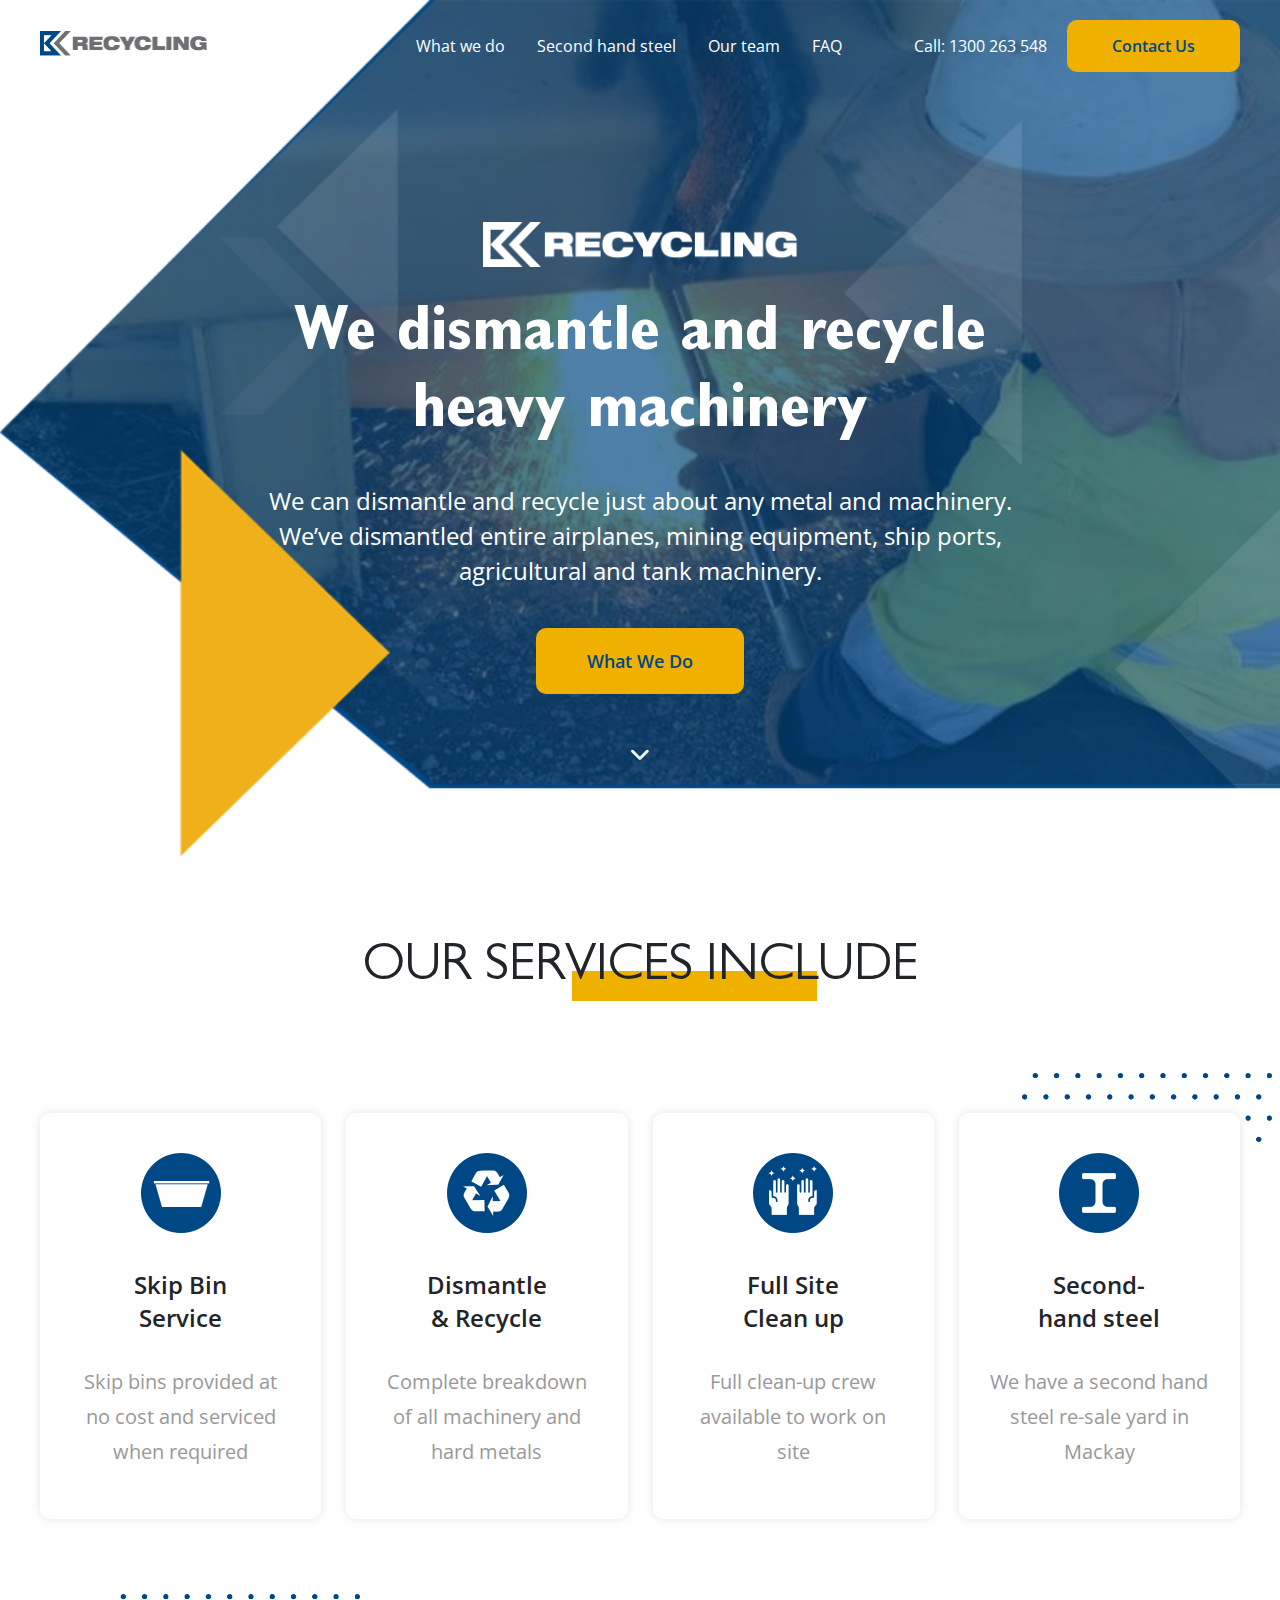
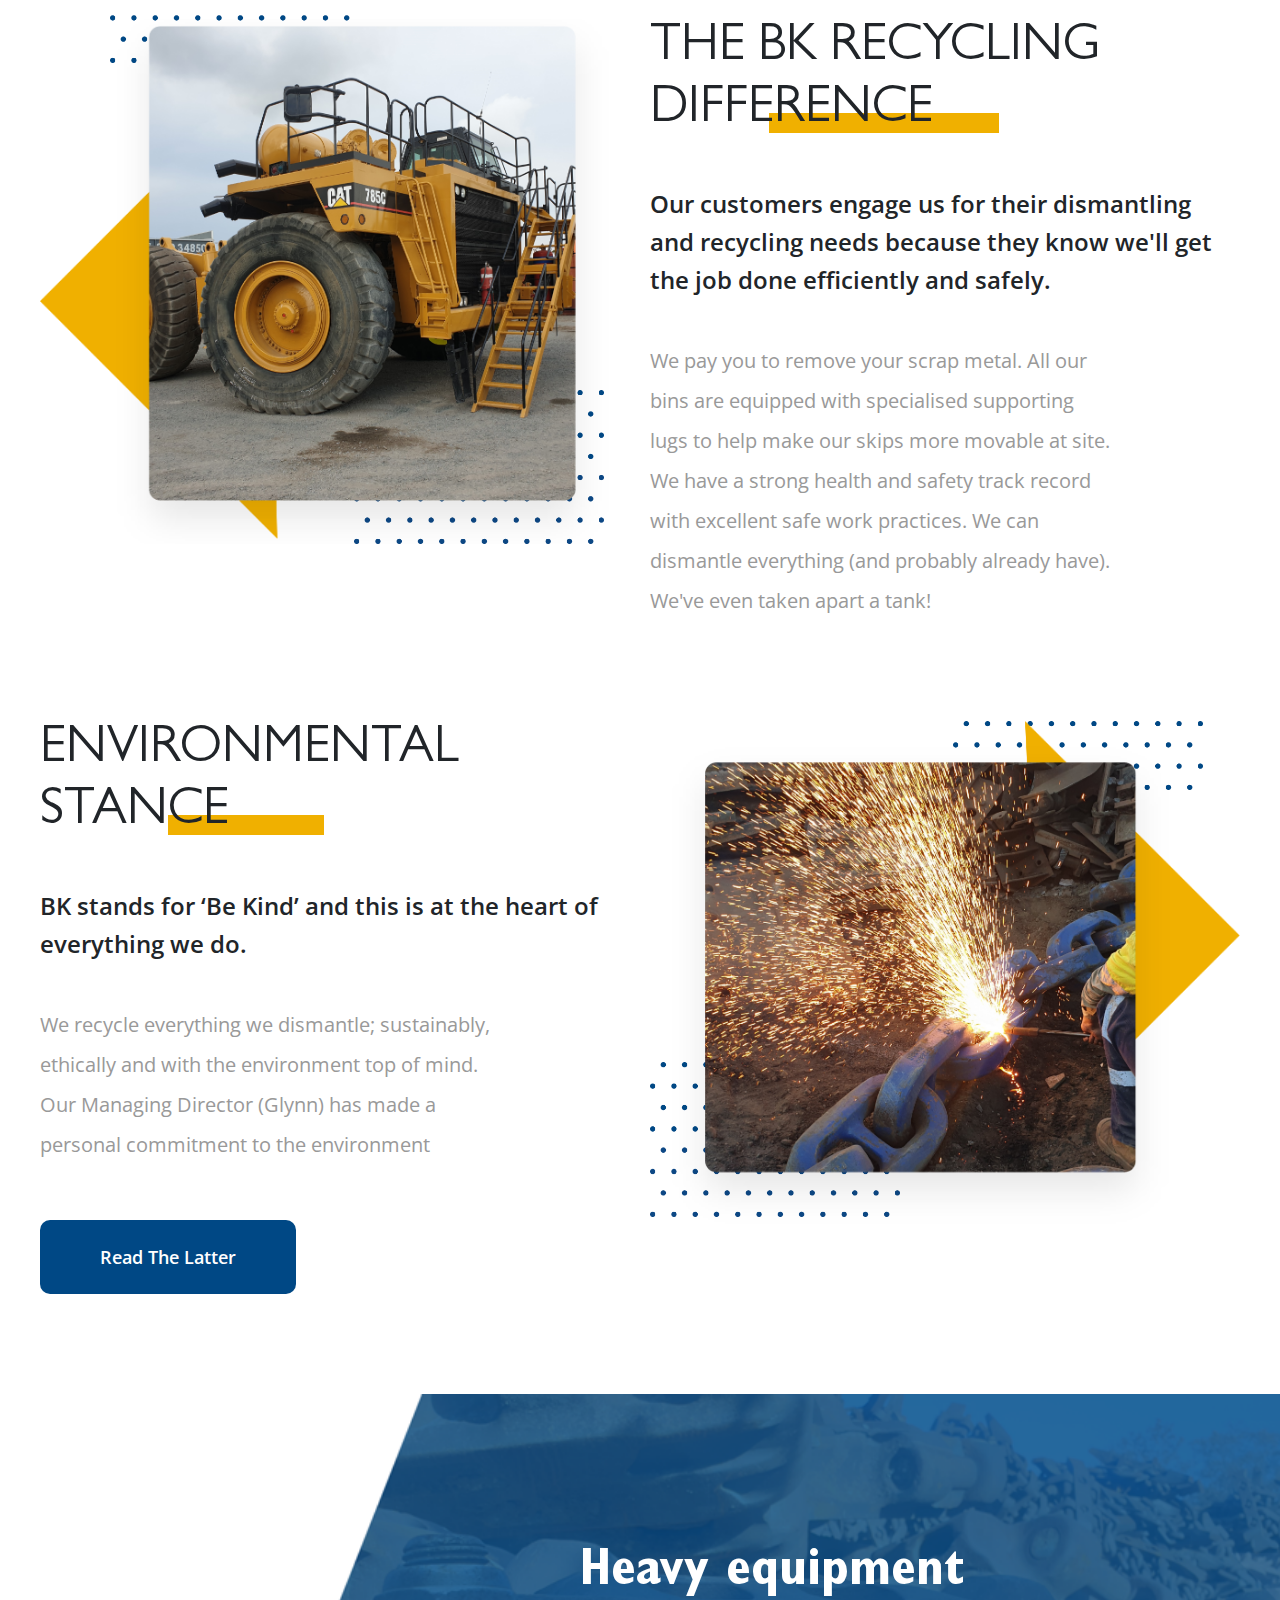
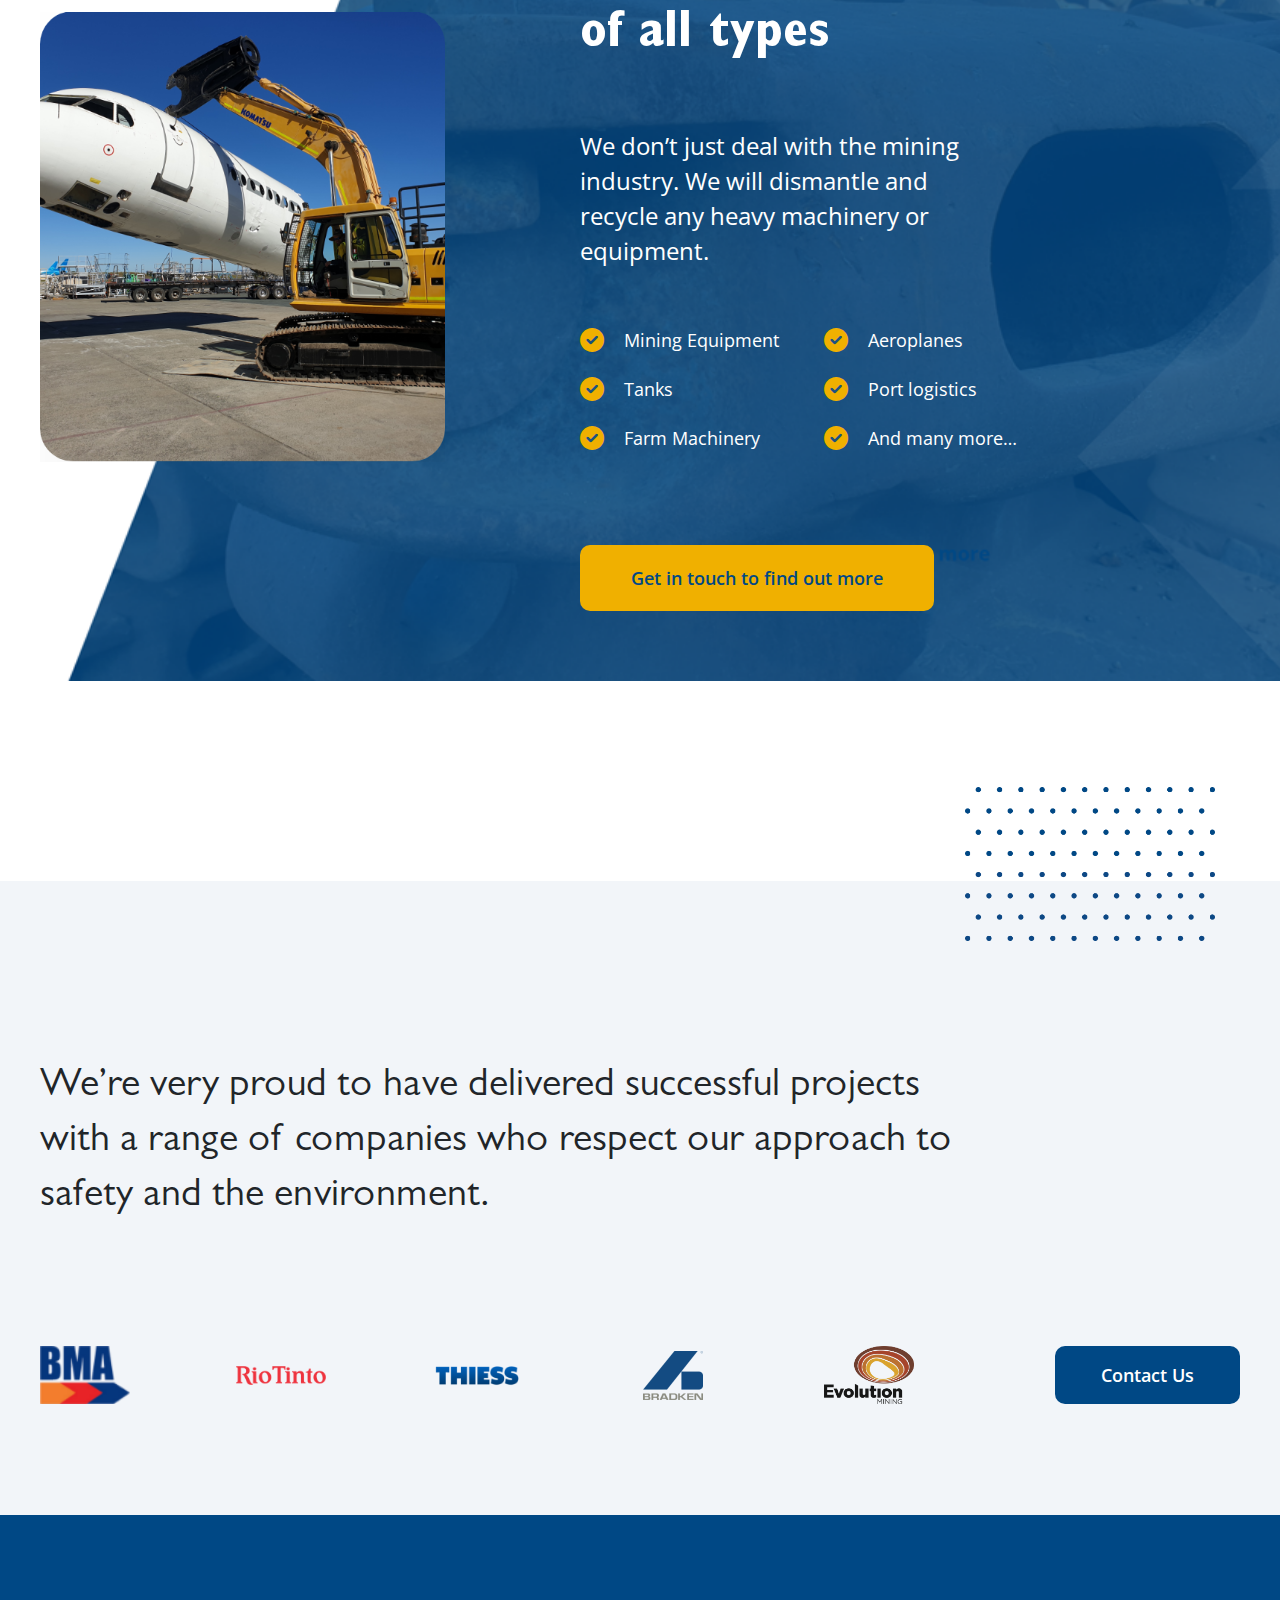
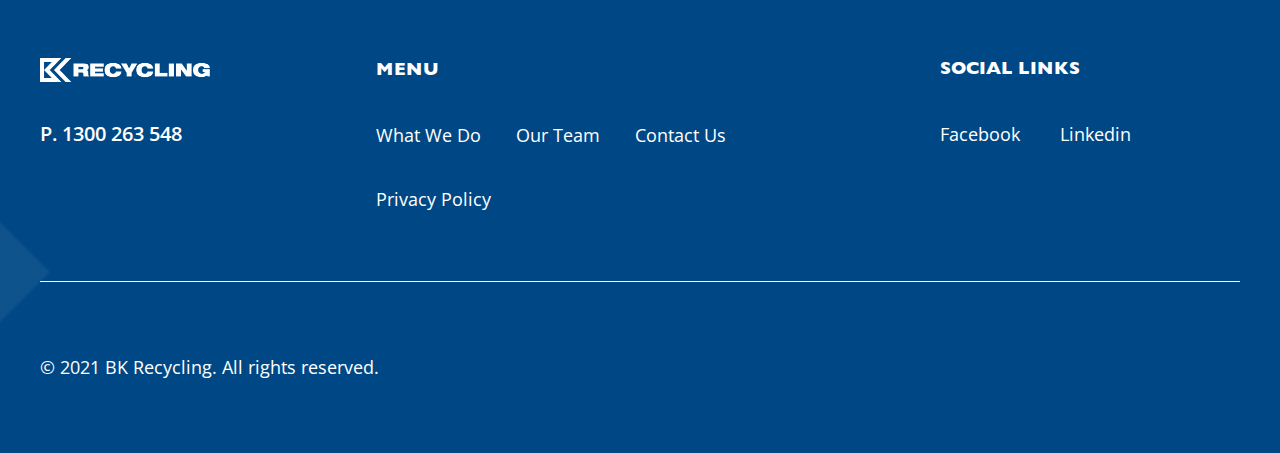
<file: index.html>
<!DOCTYPE html>
<html lang="en">
<head>
    <meta charset="UTF-8">
    <meta http-equiv="X-UA-Compatible" content="IE=edge">
    <meta name="viewport" content="width=device-width, initial-scale=1.0">
    <title>Home-Recycling Website</title>
    <!-- site icon -->
    <link rel="icon" href="assets/img/favicon.png">
    <!-- custome fonts -->
    <link rel="stylesheet" href="assets/fonts/fonts.css">
    <!-- fontawasome css -->
    <link rel="stylesheet" href="assets/css/fontawasome.css">
    <!-- main css  -->
    <link rel="stylesheet" href="assets/css/style.css">
    <link rel="stylesheet" href="assets/css/responsive.css">
</head>
<body>
<!-- header area start -->
<header class="header-wraper header-wrapper-2">
    <div class="container">
        <div class="header-area">
            <!-- logo -->
            <div class="header-logo">
               <div class="logo-1">
                    <a class="logo-img-1" href="index.html"><img src="assets/img/logo.png" alt="logo image"></a>
                    <a class="logo-img-2" href="index.html"><img src="assets/img/responsive-img/logo1.png" alt="img"></a>
               </div>
               <a class="bars-icon" href="#"><i class="fa-solid fa-bars"></i></a>
            </div>
            <!-- Menu -->
            <div class="header-right">
                <nav class="menu">
                    <ul>
                        <li><a href="what we do.html">What we do</a></li>
                        <li><a href="#">Second hand steel</a></li>
                        <li><a href="our-team.html">Our team</a></li>
                        <li><a href="privacy-policy.html">FAQ</a></li>
                    </ul>
                </nav>
                <div class="contact-btn">
                    <a class="tel-phone" href="tel:+01796526942">Call: 1300 263 548</a>
                    <a class="h-btn" href="contact.html">Contact Us</a>
                </div>
            </div>
        </div>
        <!-- bannar area start -->
        <div class="bannar-area">
            <div class="bannar-content">
                <a href="#"><img src="assets/img/bannar-logo.png" alt="bannar-logo"></a>
                <h2>We dismantle and recycle heavy machinery</h2>
                <p class="p-none-res">We can dismantle and recycle just about any metal and machinery. We’ve dismantled entire airplanes, mining equipment, ship ports, agricultural and tank machinery.</p>
                <p class="p-none">The sky was cloudless and of a deep dark blue. The spectacle before us was indeed sublime.</p>
                <a class="btn" href="#">What We Do</a>
            </div>
             <!-- scrol bar -->
        <div class="scrol-bars">
            <span><i class="fa-solid fa-chevron-down"></i></span>
        </div>
        </div>
    </div>
</header>
<!-- header area end -->
<!-- service Area Start -->
<section class="service-area">
       <div class="container">
           <!-- section title -->
           <div class="service-title">
               <h3>OUR SERVICES INCLUDE</h3>
           </div>
           <!-- service items -->
           <div class="service-items">
                <!-- single service -->
                <div class="single-service">
                    <a href="#"><img src="assets/img/service/s-icon1.png" alt="icon"></a>
                   <div class="single-text">
                    <h4>Skip Bin Service</h4>
                    <p>Skip bins provided at no cost and serviced when required</p>
                   </div>
                </div>
                <!-- single service -->
                <div class="single-service">
                    <a href="#"><img src="assets/img/service/s-icon2.png" alt="icon"></a>
                   <div class="single-text">
                    <h4>Dismantle & Recycle</h4>
                    <p>Complete breakdown of all machinery and hard metals</p>
                   </div>
                </div>
                <!-- single service -->
                <div class="single-service">
                    <a href="#"><img src="assets/img/service/s-icon3.png" alt="icon"></a>
                   <div class="single-text">
                    <h4>Full Site Clean up</h4>
                    <p>Full clean-up crew available to work on site</p>
                   </div>
                </div>
                <!-- single service -->
                <div class="single-service">
                    <a href="#"><img src="assets/img/service/s-icon-4.png" alt="icon"></a>
                   <div class="single-text">
                    <h4>Second- hand steel</h4>
                    <p>We have a second hand steel re-sale yard in Mackay</p>
                   </div>
                </div>
                <!-- safe  -->
                <div class="service-sef">
                    <img src="assets/img/service/s1.png" alt="img">
                </div>
           </div>
       </div>
</section>
<!-- service Area End -->
<!-- Start Deferance Area start -->
<section class="deference-area section-padding">
    <div class="container">
        <div class="deferance-item">
            <!-- left deference -->
            <div class="left-deferance-par">
                <div class="right-deferance mobail-on">
                    <h3>THE BK RECYCLING DIFFERENCE</h3>
                </div>
               <div class="left-deferance l-one">
                    <div class="dn-top">
                        <img src="assets/img/service/s1.png" alt="img">
                    </div>
                    <div class="def-img">
                        <img class="mobail-img-off" src="assets/img/service/right-g.png" alt="image">
                        <img class="mobail-img-on" src="assets/img/responsive-img/difference-res_left.png" alt="img">
                    </div>
                    <div class="dn-bottom">
                        <img src="assets/img/service/img-back.png" alt="img">
                    </div>
               </div>
            </div>
            <!-- right deference -->
                <div class="right-deferance">
                    <h3 class="mobail-of">THE BK RECYCLING DIFFERENCE</h3>
                    <h4>Our customers engage us for their dismantling and recycling needs because they know we'll get the job done efficiently and safely. </h4>
                    <p>We pay you to remove your scrap metal. All our bins are equipped with specialised supporting lugs to help make our skips more movable at site. We have a strong health and safety track record with excellent safe work practices. We can dismantle everything (and probably already have). We've even taken apart a tank!</p>
                </div>
        </div>
        <!-- deference bottom -->
        <div class="deference-bottom">
            <div class="deferance-item">
                 <!-- right deference -->
                 <div class="right-deferance l-two">
                    <h3 class="mobail-of">ENVIRONMENTAL STANCE</h3>
                    <h4>BK stands for ‘Be Kind’ and this is at the heart of everything we do.</h4>
                    <p>We recycle everything we dismantle; sustainably, ethically and with the environment top of mind. Our Managing Director (Glynn) has made a personal commitment to the environment</p>
                    <a class="df-btn" href="#">Read The Latter</a>
                </div>
                <!-- left deference -->
                <div class="left-deferance-par-2">
                    <div class="right-deferance mobail-on">
                        <h3>ENVIRONMENTAL STANCE</h3>
                    </div>
                    <div class="left-deferance l-one">
                        <div class="dn-top">
                            <img src="assets/img/service/s1.png" alt="img">
                        </div>
                        <div class="def-img">
                            <img class="mobail-img-off" src="assets/img/service/left-g.png" alt="image">
                            <img class="mobail-img-on" src="assets/img/responsive-img/stance.png" alt="img">
                        </div>
                        <div class="dn-bottom">
                            <img src="assets/img/service/img-back.png" alt="img">
                        </div>
                    </div>
                </div>
            </div>
        </div>
    </div>
</section>
<!-- Start Deferance Area end -->
<!-- Start Heavvey Area  -->
<section class="heavvey-area ">
    <div class="container">
        <div class="heavvey-content">
            <div class="heavvey-left">
                <div class="heavvey-img">
                    <img src="assets/img/plan2.png" alt="img">
                </div>
            </div>
            <div class="heavvey-right">
                <div class="h-r-text">
                    <h3>Heavy equipment of all types</h3>
                    <p>We don’t just deal with the mining industry. We will dismantle and recycle any heavy machinery or equipment.</p>
                    <div class="heavvey-social">
                        <div class="h-social-item pb-right">
                            <ul>
                                <li><i class="fa-solid fa-circle-check"></i>Mining Equipment</li>
                                <li><i class="fa-solid fa-circle-check"></i>Tanks</li>
                                <li><i class="fa-solid fa-circle-check"></i>Farm Machinery</li>
                            </ul>
                        </div>
                        <div class="h-social-item">
                            <ul>
                                <li><i class="fa-solid fa-circle-check"></i>Aeroplanes</li>
                                <li><i class="fa-solid fa-circle-check"></i>Port logistics</li>
                                <li><i class="fa-solid fa-circle-check"></i>And many more…</li>
                            </ul>
                        </div>
                    </div>
                    <a class="btn" href="#">Get in touch to find out more</a>
                    <a class="btn-mobail" href="#">Get in touch</a>
                </div>
            </div>
        </div>
    </div>
</section>
<!-- End Heavvey Area  -->
<!-- Partner Area Start -->
    <section class="partner-area section-padding">
        <div class="container">
            <div class="partner-head">
                <p>We’re very proud to have delivered successful projects with a range of companies who respect our approach to safety and the environment.</p>
            </div>
            <div class="heavey-save">
                <img src="assets/img/service/img-back.png" alt="img">
            </div>
            <div class="partner">
                <div class="partner-all">
                    <!-- single partner -->
                    <div class="single-partner">
                        <img src="assets/img/partner/p1.png" alt="img">
                    </div>
                     <!-- single partner -->
                     <div class="single-partner">
                        <img src="assets/img/partner/p2.png" alt="img">
                    </div>
                     <!-- single partner -->
                     <div class="single-partner">
                        <img src="assets/img/partner/p3.png" alt="img">
                    </div>
                     <!-- single partner -->
                     <div class="single-partner">
                        <img src="assets/img/partner/p4.png" alt="img">
                    </div>
                     <!-- single partner -->
                     <div class="single-partner">
                        <img src="assets/img/partner/p5.png" alt="img">
                    </div>
                </div>
                 <!-- single btn -->
                <div class="single-btn">
                    <a class="btn" href="#">Contact Us</a>
                </div>
            </div>
        </div>
    </section> 
    <!-- Partner Area End -->
    <!-- footer Area Start -->
      <footer class="footer-area"> 
        <div class="container">
            <div class="footer-top">
                <div class="footer-left">
                   <div class="footer-logo">
                     <a href="#"><img src="assets/img/logo2.png" alt="img"></a>
                   </div>
                    <div class="custom-wiget">
                        <a href="tel:1300263548">P. 1300 263 548</a>
                    </div>
                </div>
                <div class="footer-middle f1">
                    <h3>Menu</h3>
                    <ul>
                        <li><a href="#">What We Do</a></li>
                        <li><a href="#"> Our Team</a></li>
                        <li><a href="#">Contact Us</a></li>
                        <li><a href="#">Privacy Policy</a></li>
                    </ul>
                </div>
                <div class="footer-right f1">
                    <h3>SOCIAL LINKS</h3>
                    <a href="#">Facebook</a>
                    <a href="#">Linkedin</a>
                </div>
            </div>
            <!-- footer bottom -->
             <div class="footer-bottom">
                <p>© 2021 BK Recycling. All rights reserved.</p>
            </div> 
        </div> 
   </footer> 
    <!-- footer  Area End -->
    <script src="assets/js/jquery.min.js"></script>
     <script src="assets/js/script.js"></script>
</body>
</html>
</file>
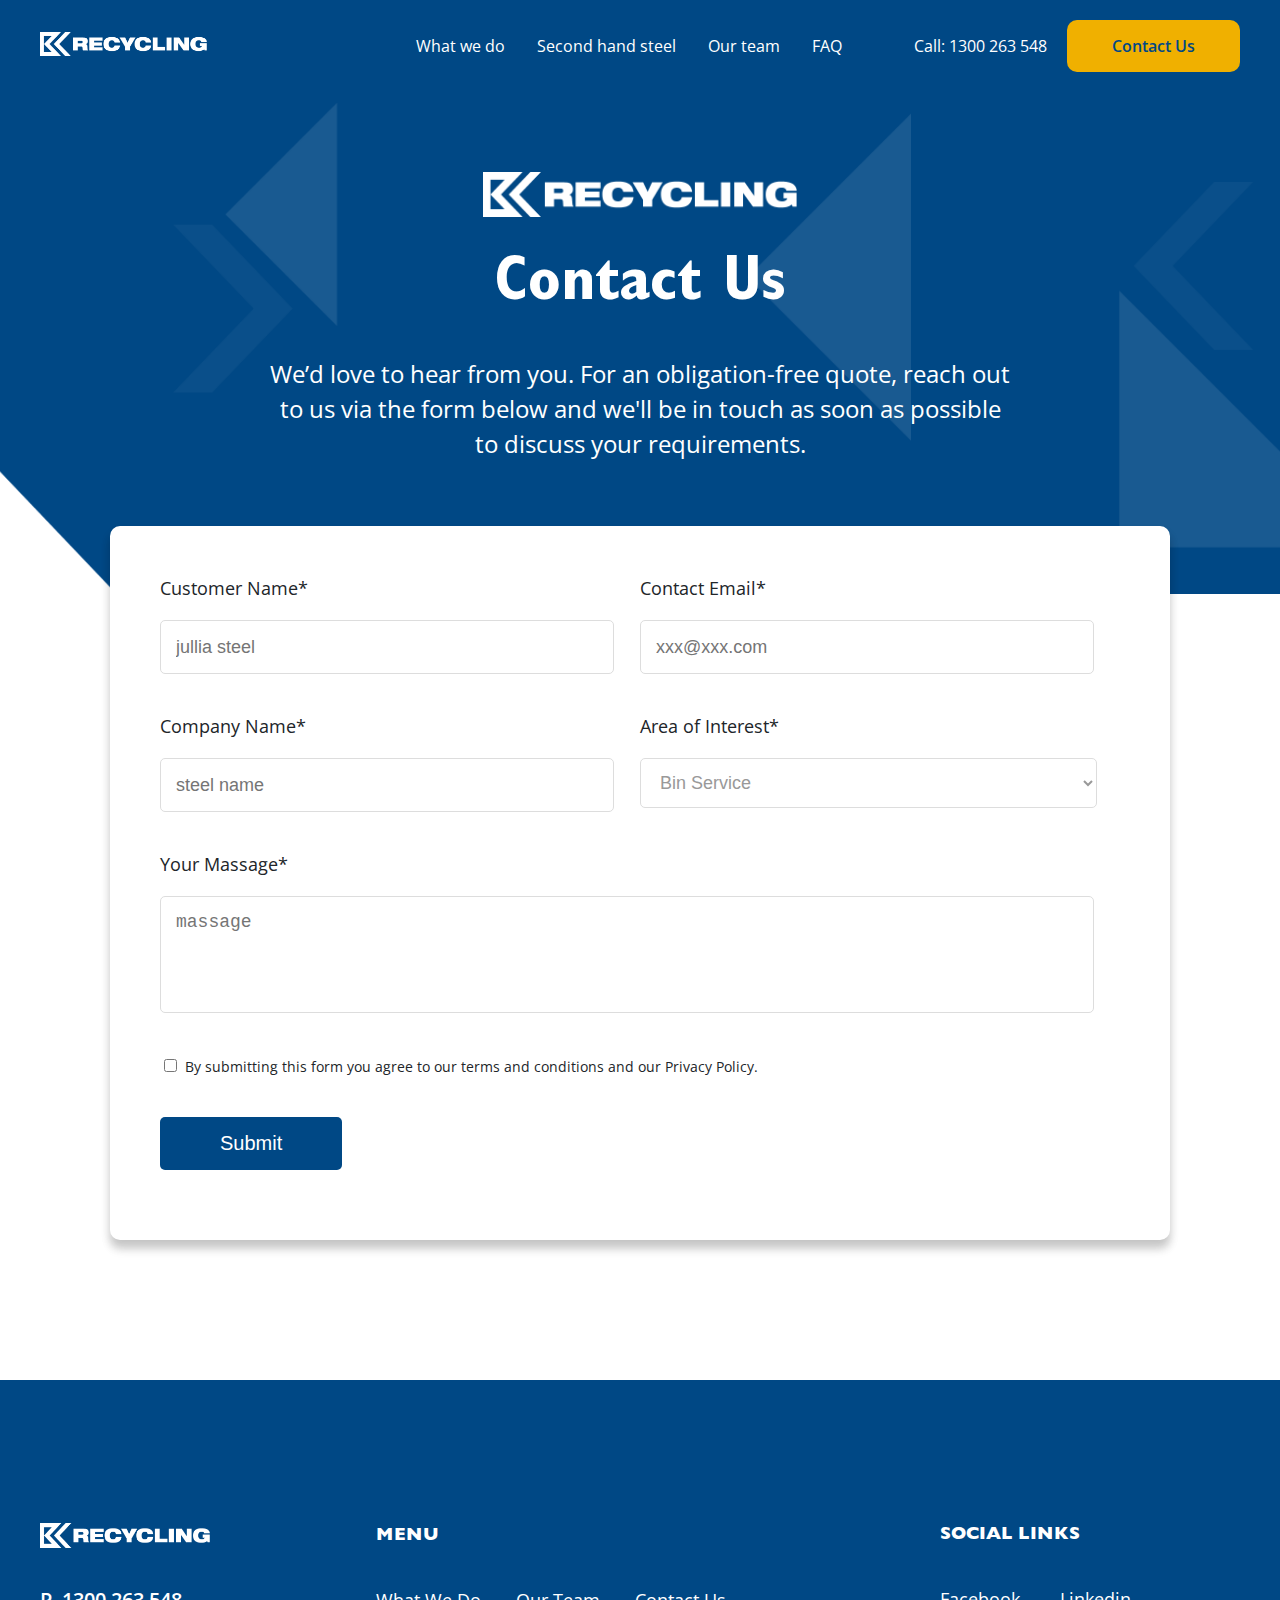
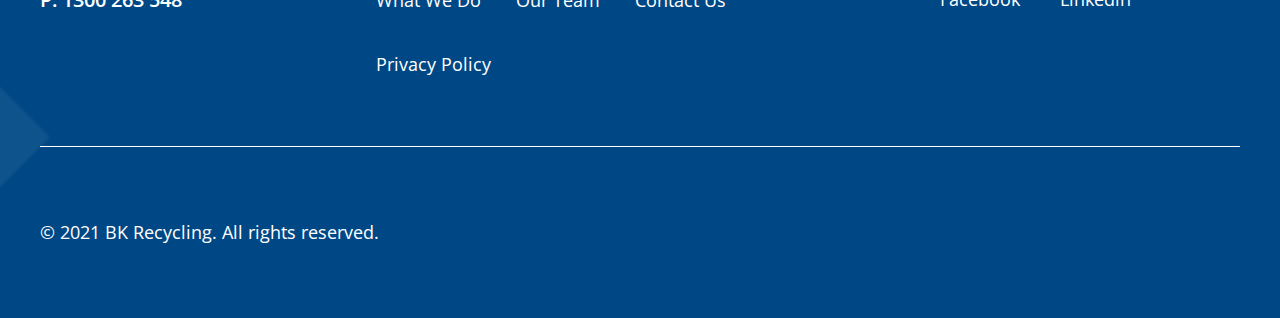
<file: contact.html>
<!DOCTYPE html>
<html lang="en">
<head>
    <meta charset="UTF-8">
    <meta http-equiv="X-UA-Compatible" content="IE=edge">
    <meta name="viewport" content="width=device-width, initial-scale=1.0">
    <title>Contact-Recycling Website</title>
    <!-- site icon -->
    <link rel="icon" href="assets/img/favicon.png">
    <!-- custome fonts -->
    <link rel="stylesheet" href="assets/fonts/fonts.css">
    <!-- fontawasome css -->
    <link rel="stylesheet" href="assets/css/fontawasome.css">
    <!-- main css  -->
    <link rel="stylesheet" href="assets/css/style.css">
    <link rel="stylesheet" href="assets/css/responsive.css">
</head>
<body>
<!-- header area start -->
<header class="header-wraper what-we">
    <div class="container">
        <div class="header-area">
            <!-- logo -->
            <div class="header-logo">
                <div class="logo-1">
                    <a  href="index.html"><img src="assets/img/responsive-img/logo1.png" alt="img"></a>
               </div>
               <a class="bars-icon" href="#"><i class="fa-solid fa-bars"></i></a>
            </div>
            <!-- Menu -->
            <div class="header-right">
                
                <nav class="menu">
                    <ul>
                        <li><a href="index.html">What we do</a></li>
                        <li><a href="#">Second hand steel</a></li>
                        <li><a href="index.html">Our team</a></li>
                        <li><a href="#">FAQ</a></li>
                    </ul>
                </nav>
                <div class="contact-btn">
                    <a class="tel-phone" href="tel:+01796526942">Call: 1300 263 548</a>
                    <a class="h-btn" href="#">Contact Us</a>
                </div> 
            </div>
        </div>
        <!-- bannar area start -->
        <div class="bannar-area sub-team-bannar">
            <div class="bannar-content">
                <a href="#"><img src="assets/img/bannar-logo.png" alt="bannar-logo"></a>
                <h2>Contact Us</h2>
                <p>We’d love to hear from you. For an obligation-free quote, reach out to us via the form below and we'll be in touch as soon as possible to discuss your requirements.</p>
            </div>
        </div>
    </div>
</header>
<!-- header area end -->
<!-- contact area start  -->
    <div class="contact-form">
       <div class="container">
        <form action="#" class="form-area">
           <div class="field">
                <div class="field-1">
                    <label class="f-title" for="#">Customer Name*</label>
                    <input class="f-name" type="text" placeholder="jullia steel">
                </div>
                <div class="field-1">
                     <label  class="f-title" for="#">Contact Email*</label>
                    <input class="f-name" type="email" placeholder="xxx@xxx.com">
                </div>
           </div>
           <div class="field field-b">
            <div class="field-1">
                <label class="f-title" for="#">Company Name*</label>
                <input class="f-name" type="text" placeholder="steel name">
            </div>
            <div class="field-1">
                 <label  class="f-title " for="#">Area of Interest*</label>
                 <select name="#" id="#" class="f-name f-select" >
                     <option value="#">Bin Service</option>
                     <option value="#">Site Clean Up</option>
                     <option value="#">Second Hand Steel</option>
                     <option value="#">Work With Us</option>
                 </select>
            </div>
       </div>
          <div class="massage-box">
            <label class="f-title">Your Massage*</label>
            <textarea  name="#" id="#" placeholder="massage" class="massage-area" ></textarea>
          </div>
          <div class="check-area">
            <input type="checkbox" id="check" class="check-man">
            <label class="c-text"  for="check">By submitting this form you agree to our terms and conditions and our Privacy Policy.</label>
          </div>
            <button class="f-btn">Submit</button>
        </form>
       </div>
    </div>
<!-- contact area end  -->
<!-- footer Area Start -->
<footer class="footer-area"> 
    <div class="container">
        <div class="footer-top">
            <div class="footer-left">
               <div class="footer-logo">
                 <a href="#"><img src="assets/img/logo2.png" alt="img"></a>
               </div>
                <div class="custom-wiget">
                    <a href="tel:1300263548">P. 1300 263 548</a>
                </div>
            </div>
            <div class="footer-middle f1">
                <h3>Menu</h3>
                <ul>
                    <li><a href="#">What We Do</a></li>
                    <li><a href="#"> Our Team</a></li>
                    <li><a href="#">Contact Us</a></li>
                    <li><a href="#">Privacy Policy</a></li>
                </ul>
            </div>
            <div class="footer-right f1">
                <h3>SOCIAL LINKS</h3>
                <a href="#">Facebook</a>
                <a href="#">Linkedin</a>
            </div>
        </div>
        <!-- footer bottom -->
         <div class="footer-bottom">
            <p>© 2021 BK Recycling. All rights reserved.</p>
        </div> 
    </div> 
</footer> 
<!-- footer  Area End -->
<script src="assets/js/jquery.min.js"></script>
<script src="assets/js/script.js"></script>
</body>
</html>
</file>
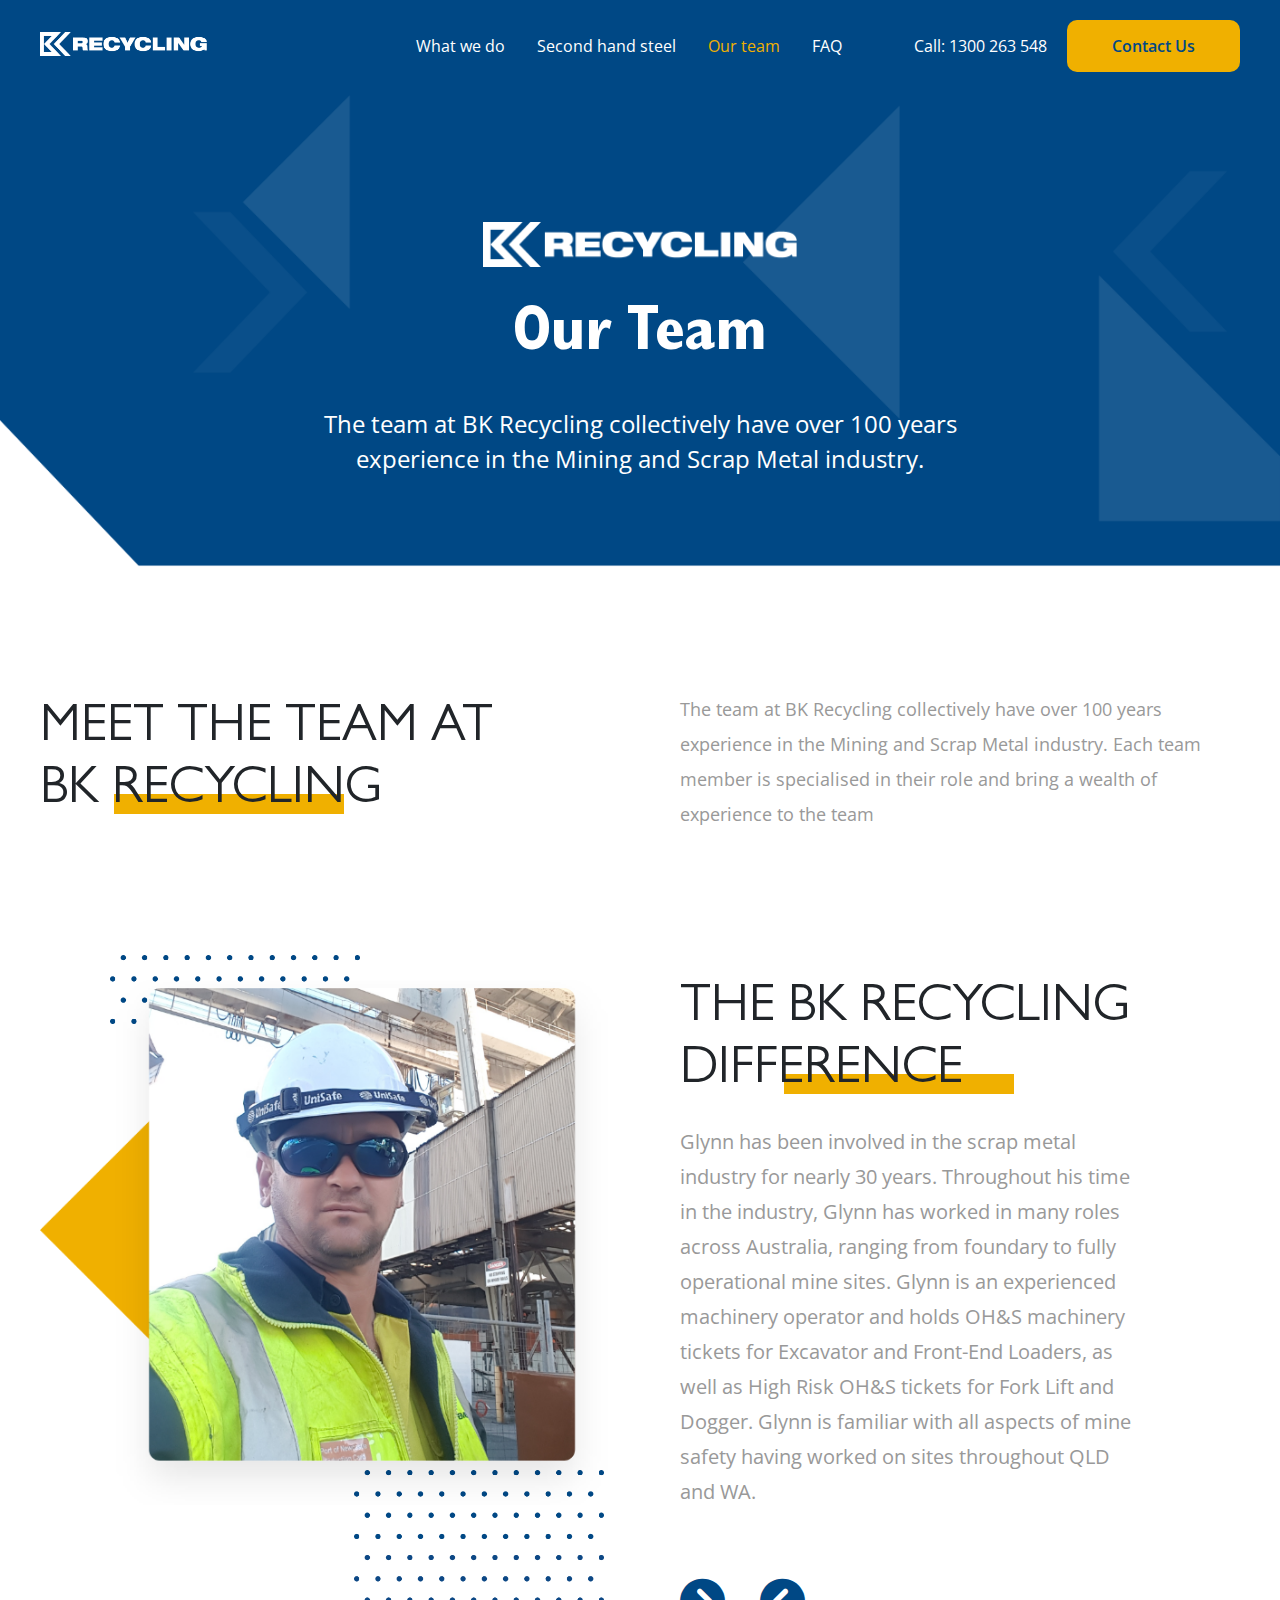
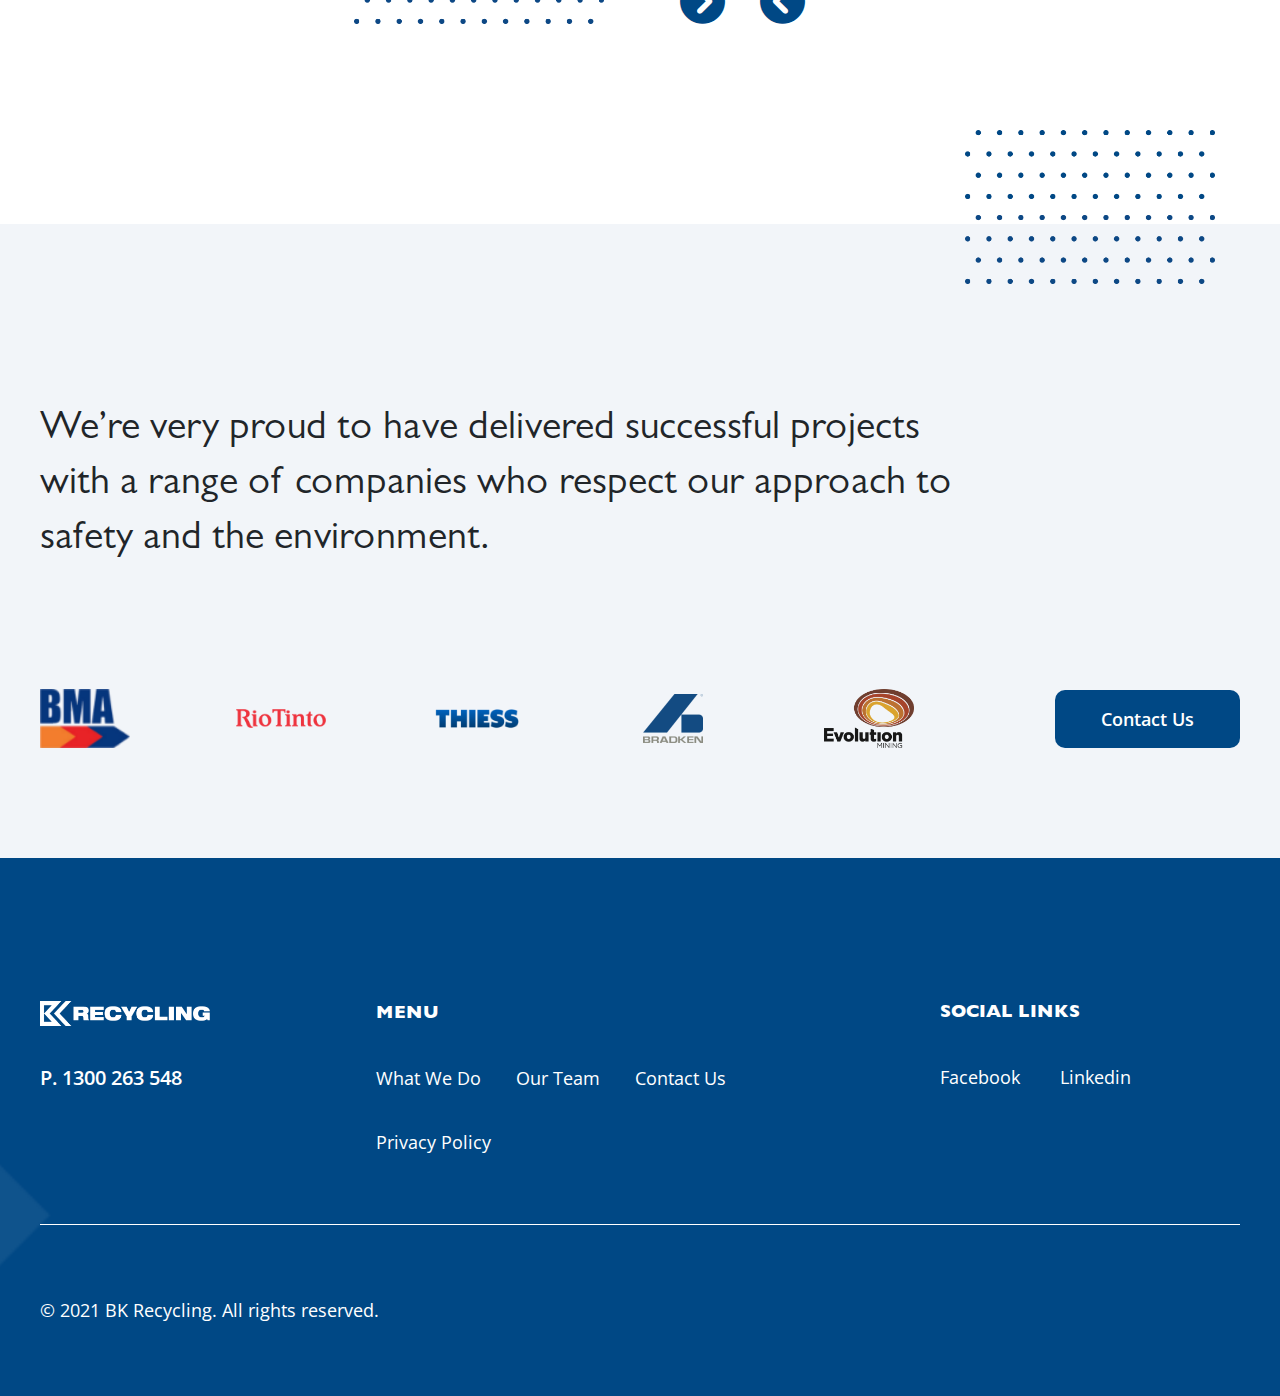
<file: our-team.html>
<!DOCTYPE html>
<html lang="en">
<head>
    <meta charset="UTF-8">
    <meta http-equiv="X-UA-Compatible" content="IE=edge">
    <meta name="viewport" content="width=device-width, initial-scale=1.0">
    <title>Our-Team Recycling Website</title>
    <!-- site icon -->
    <link rel="icon" href="assets/img/favicon.png">
    <!-- custome fonts -->
    <link rel="stylesheet" href="assets/fonts/fonts.css">
    <!-- fontawasome css -->
    <link rel="stylesheet" href="assets/css/fontawasome.css">
    <!-- main css  -->
    <link rel="stylesheet" href="assets/css/style.css">
    <link rel="stylesheet" href="assets/css/responsive.css">
</head>
<body>
<!-- header area start -->
<header class="header-wraper what-we">
    <div class="container">
        <div class="header-area">
            <!-- logo -->
            <div class="header-logo">
                <div class="logo-1">
                    <a  href="index.html"><img src="assets/img/responsive-img/logo1.png" alt="img"></a>
               </div>
               <a class="bars-icon" href="#"><i class="fa-solid fa-bars"></i></a>
            </div>
            <!-- Menu -->
            <div class="header-right">
                <nav class="menu">
                    <ul>
                        <li><a href="what we do.html">What we do</a></li>
                        <li><a href="#">Second hand steel</a></li>
                        <li><a class="active" href="#">Our team</a></li>
                        <li><a href="privacy-policy.html">FAQ</a></li>
                    </ul>
                </nav>
                <div class="contact-btn">
                    <a class="tel-phone" href="tel:+01796526942">Call: 1300 263 548</a>
                    <a class="h-btn" href="#">Contact Us</a>
                </div>
            </div>
        </div>
        <!-- bannar area start -->
        <div class="bannar-area">
            <div class="bannar-content">
                <a href="#"><img src="assets/img/bannar-logo.png" alt="bannar-logo"></a>
                <h2>Our Team</h2>
                <p>The team at BK Recycling collectively have over 100 years experience in the Mining and Scrap Metal industry.</p>
            </div>
        </div>
    </div>
</header>
<!-- header area end -->
<!-- Our team page Team Area Start -->
<section class="our-team-area section-padding pb">
    <div class="container">
        <div class="team-content">
            <div class="right-deferance team-left">
                <h3>MEET THE TEAM AT BK RECYCLING</h3>
            </div>
            <div class="team-right">
                <p>The team at BK Recycling collectively have over 100 years experience in the Mining and Scrap Metal industry. Each team member is specialised in their role and bring a wealth of experience to the team</p>
            </div>
        </div>
        <div class="our-team-info">
            <div class="deferance-item">
                <!-- left deference -->
                <div class="left-deferance team-our">
                    <div class="dn-top">
                        <img src="assets/img/service/s1.png" alt="img">
                    </div>
                   <div class="def-img">
                        <img class="mobail-img-off" src="assets/img/next/team/parson1.png" alt="image">
                       <img class="mobail-img-on" src="assets/img/responsive-img/person1.png" alt="image">
                   </div>
                   <div class="dn-bottom team-2">
                       <img src="assets/img/service/img-back.png" alt="img">
                   </div>
                   <!--  -->
                </div>
                <!-- right deference -->
                    <div class="right-deferance c-right">
                        <h3>THE BK RECYCLING DIFFERENCE</h3>
                        <p>Glynn has been involved in the scrap metal industry for nearly 30 years. Throughout his time in the industry, Glynn has worked in many roles across Australia, ranging from foundary to fully operational mine sites. Glynn is an experienced machinery operator and holds OH&S machinery tickets for Excavator and Front-End Loaders, as well as High Risk OH&S tickets for Fork Lift and Dogger. Glynn is familiar with all aspects of mine safety having worked on sites throughout QLD and WA.</p>
                        <!-- slider dots -->
                       <div class="sider-icon">
                        <span><i class="fa-solid fa-circle-chevron-right"></i></span>
                        <span><i class="fa-solid fa-circle-chevron-left"></i></span>
                       </div>
                  </div>
            </div>
        </div>
    </div>
</section>
<!-- Our team page Team Area End -->
<!-- Partner Area Start -->
<section class="partner-area section-padding">
    <div class="container">
        <div class="partner-head">
            <p>We’re very proud to have delivered successful projects with a range of companies who respect our approach to safety and the environment.</p>
        </div>
        <div class="heavey-save">
            <img src="assets/img/service/img-back.png" alt="img">
        </div>
        <div class="partner">
            <div class="partner-all">
                <!-- single partner -->
                <div class="single-partner">
                    <img src="assets/img/partner/p1.png" alt="img">
                </div>
                 <!-- single partner -->
                 <div class="single-partner">
                    <img src="assets/img/partner/p2.png" alt="img">
                </div>
                 <!-- single partner -->
                 <div class="single-partner">
                    <img src="assets/img/partner/p3.png" alt="img">
                </div>
                 <!-- single partner -->
                 <div class="single-partner">
                    <img src="assets/img/partner/p4.png" alt="img">
                </div>
                 <!-- single partner -->
                 <div class="single-partner">
                    <img src="assets/img/partner/p5.png" alt="img">
                </div>
            </div>
             <!-- single btn -->
            <div class="single-btn">
                <a class="btn" href="#">Contact Us</a>
            </div>
        </div>
    </div>
</section> 
<!-- Partner Area End -->
<!-- footer Area Start -->
  <footer class="footer-area"> 
    <div class="container">
        <div class="footer-top">
            <div class="footer-left">
               <div class="footer-logo">
                 <a href="#"><img src="assets/img/logo2.png" alt="img"></a>
               </div>
                <div class="custom-wiget">
                    <a href="tel:1300263548">P. 1300 263 548</a>
                </div>
            </div>
            <div class="footer-middle f1">
                <h3>Menu</h3>
                <ul>
                    <li><a href="#">What We Do</a></li>
                    <li><a href="#"> Our Team</a></li>
                    <li><a href="#">Contact Us</a></li>
                    <li><a href="#">Privacy Policy</a></li>
                </ul>
            </div>
            <div class="footer-right f1">
                <h3>SOCIAL LINKS</h3>
                <a href="#">Facebook</a>
                <a href="#">Linkedin</a>
            </div>
        </div>
        <!-- footer bottom -->
         <div class="footer-bottom">
            <p>© 2021 BK Recycling. All rights reserved.</p>
        </div> 
    </div> 
</footer> 
<!-- footer  Area End -->
<script src="assets/js/jquery.min.js"></script>
<script src="assets/js/script.js"></script>
</body>
</html>
</file>
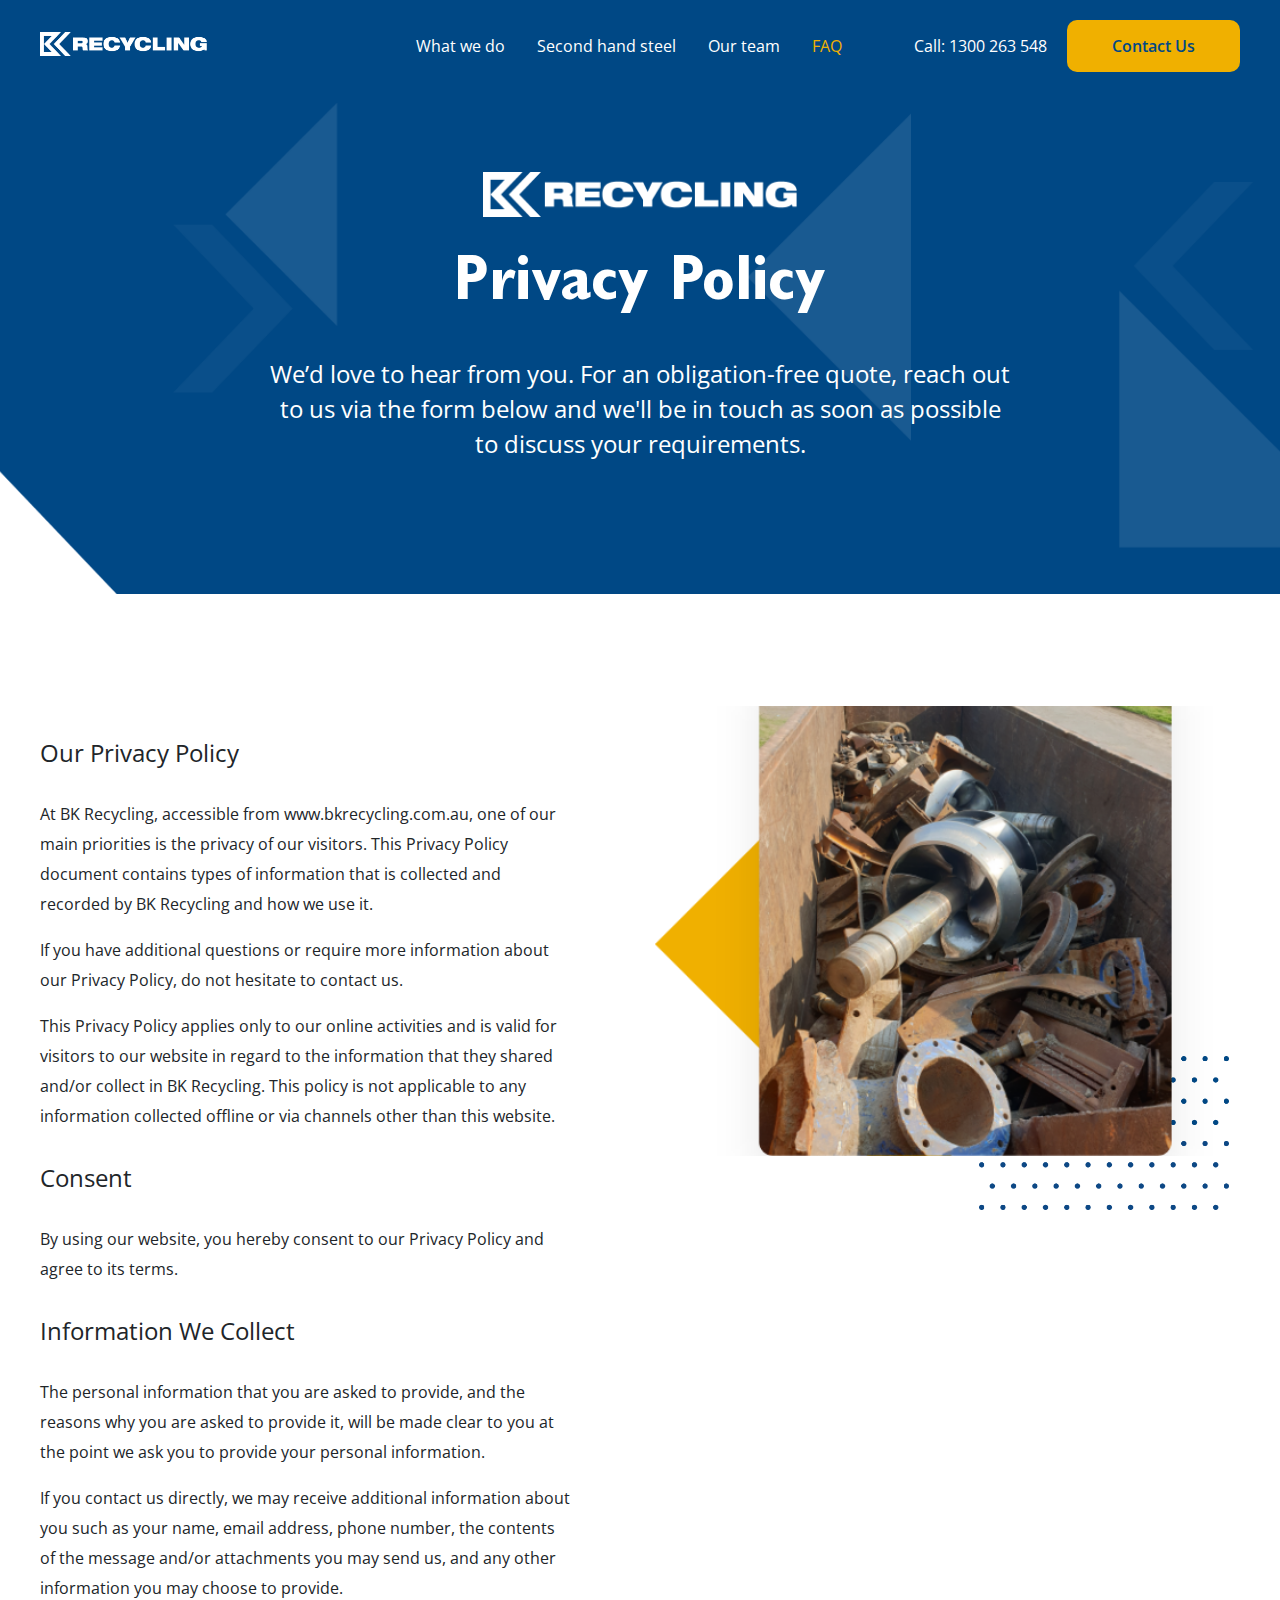
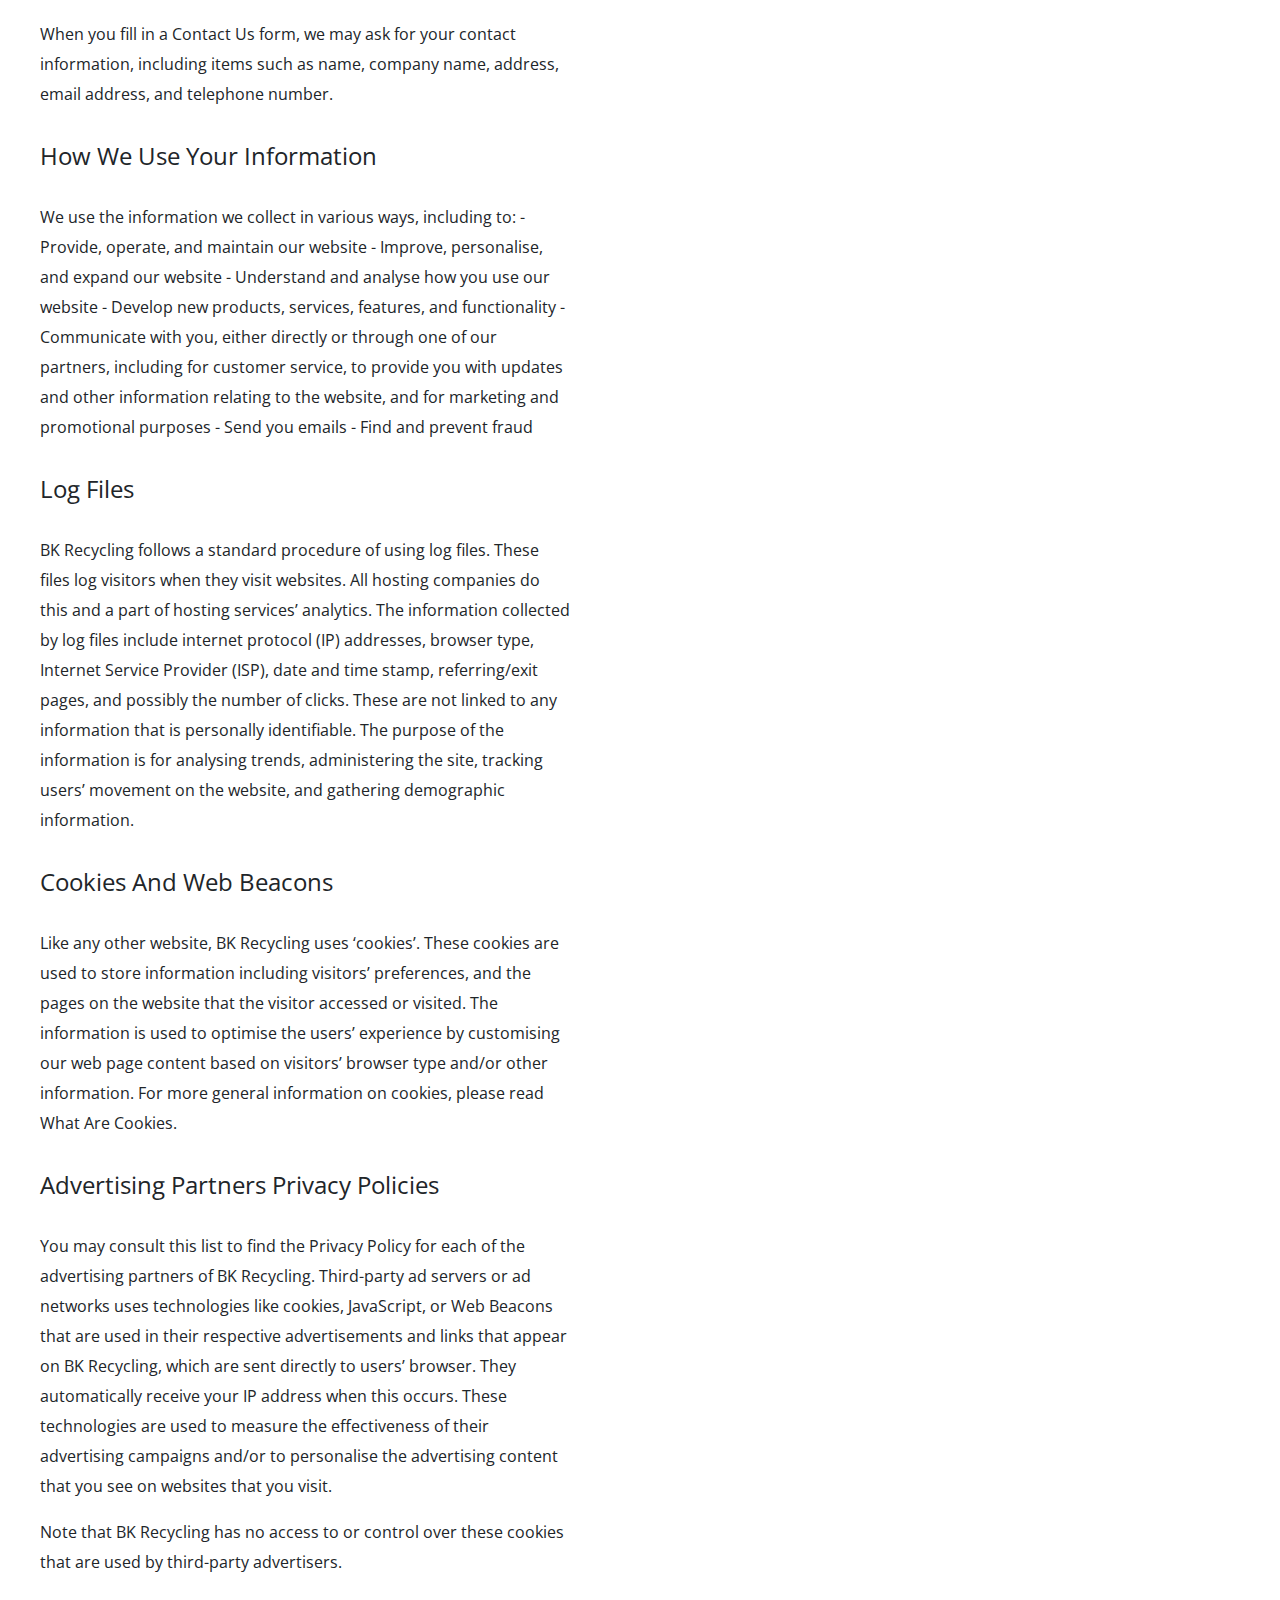
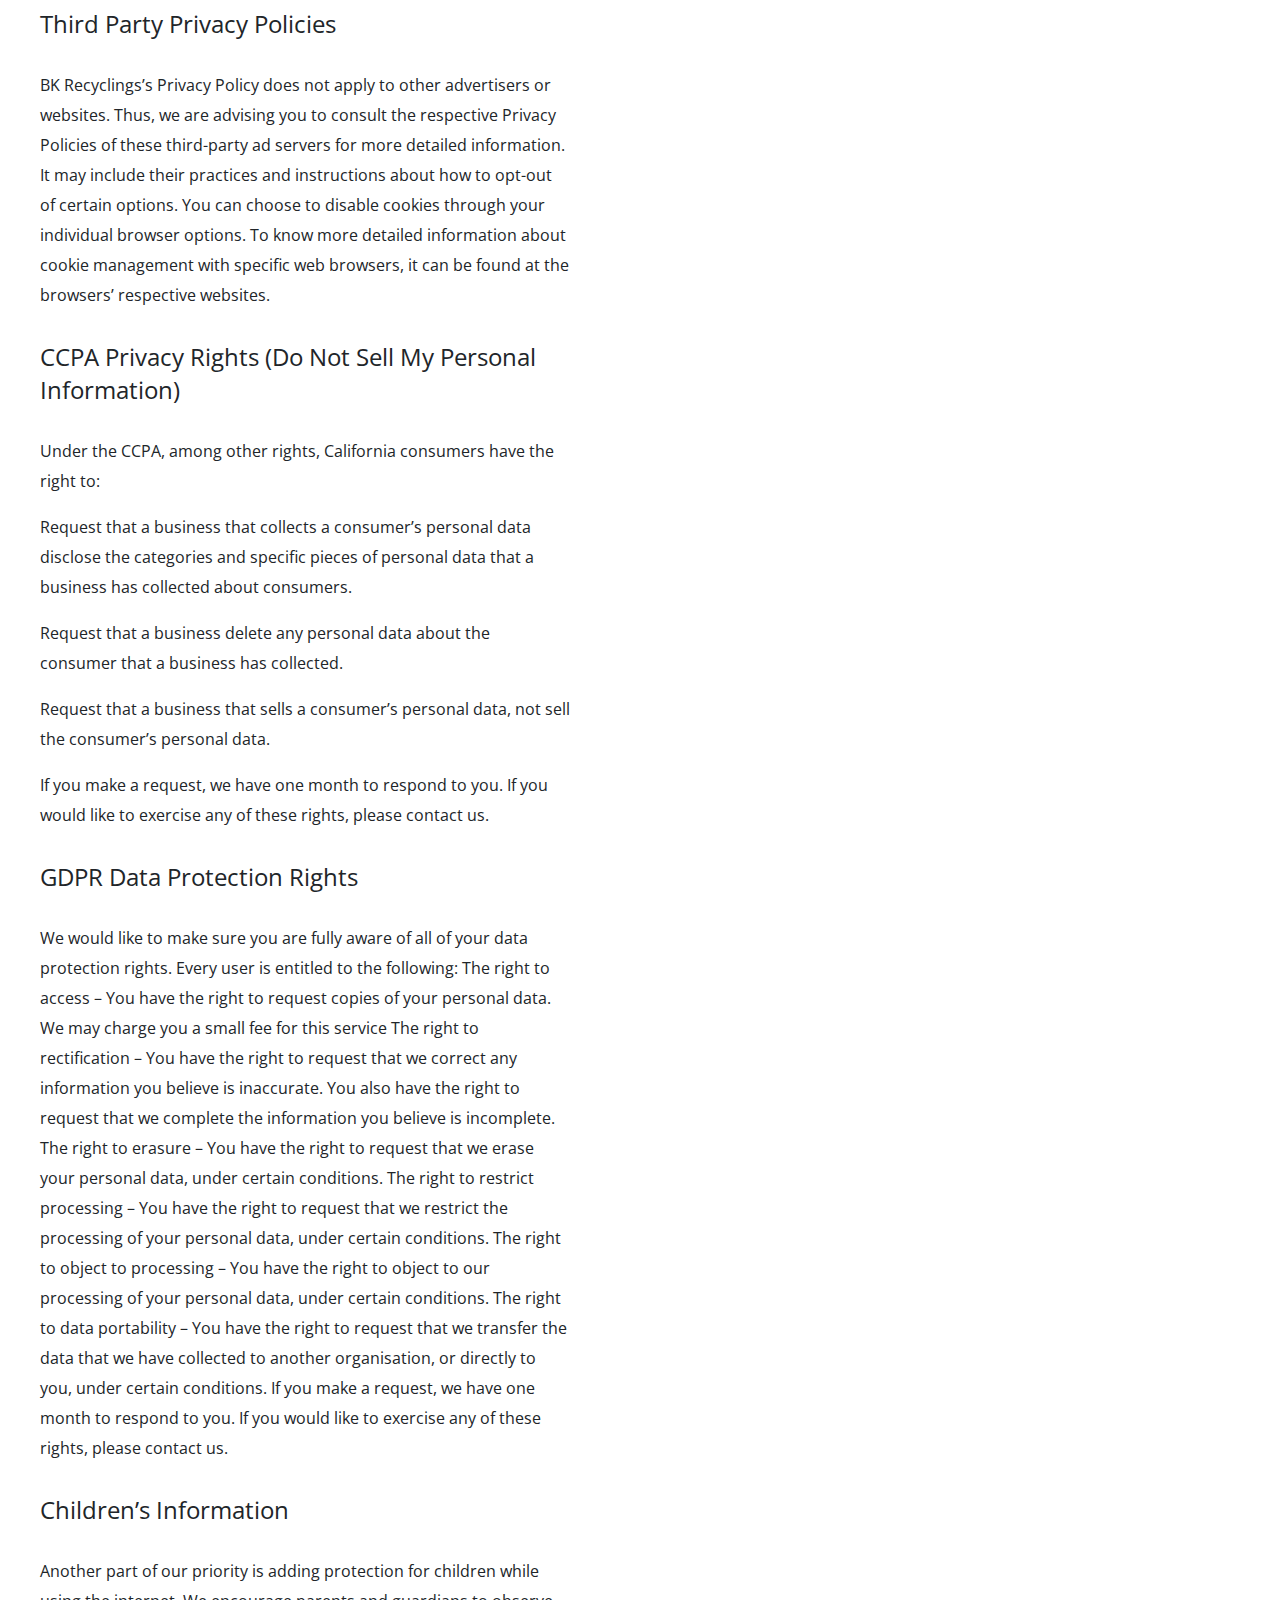
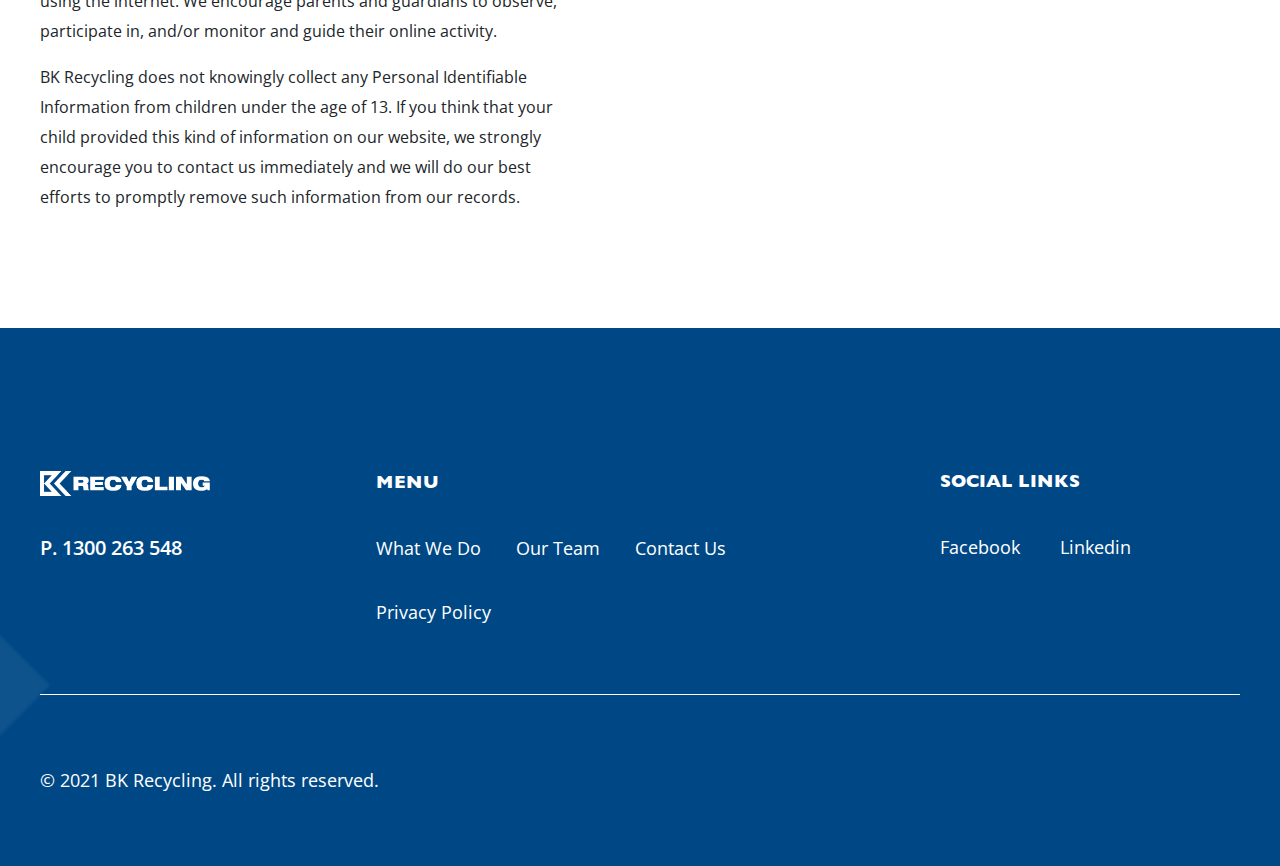
<file: privacy-policy.html>
<!DOCTYPE html>
<html lang="en">
<head>
    <meta charset="UTF-8">
    <meta http-equiv="X-UA-Compatible" content="IE=edge">
    <meta name="viewport" content="width=device-width, initial-scale=1.0">
    <title>Privacy-Policy-Recycling Website</title>
    <!-- site icon -->
    <link rel="icon" href="assets/img/favicon.png">
    <!-- custome fonts -->
    <link rel="stylesheet" href="assets/fonts/fonts.css">
    <!-- fontawasome css -->
    <link rel="stylesheet" href="assets/css/fontawasome.css">
    <!-- main css  -->
    <link rel="stylesheet" href="assets/css/style.css">
    <link rel="stylesheet" href="assets/css/responsive.css">
</head>
<body>
<!-- header area start -->
<header class="header-wraper what-we">
    <div class="container">
        <div class="header-area">
            <!-- logo -->
            <div class="header-logo">
                <div class="logo-1">
                    <a  href="index.html"><img src="assets/img/responsive-img/logo1.png" alt="img"></a>
               </div>
               <a class="bars-icon" href="#"><i class="fa-solid fa-bars"></i></a>
            </div>
            <!-- Menu -->
            <div class="header-right">
                <nav class="menu">
                    <ul>
                        <li><a href="what we do.html">What we do</a></li>
                        <li><a href="#">Second hand steel</a></li>
                        <li><a href="our-team.html">Our team</a></li>
                        <li><a class="active" href="#">FAQ</a></li>
                    </ul>
                </nav>
                <div class="contact-btn">
                    <a class="tel-phone" href="tel:+01796526942">Call: 1300 263 548</a>
                    <a class="h-btn" href="contact.html">Contact Us</a> 
                </div>
            </div>
        </div>
        <!-- bannar area start -->
        <div class="bannar-area sub-team-bannar">
            <div class="bannar-content">
                <a href="#"><img src="assets/img/bannar-logo.png" alt="bannar-logo"></a>
                <h2>Privacy Policy</h2>
                <p>We’d love to hear from you. For an obligation-free quote, reach out to us via the form below and we'll be in touch as soon as possible to discuss your requirements.</p>
            </div>
        </div>
    </div>
</header>
<!-- header area end -->
<!-- Privecy Area Start  -->
<section class="privacy-sec section-padding">
    <div class="container">
        <div class="privacy-content">
            <div class="left-privacy">
               <div class="first-1">
                <h4>Our privacy policy</h4>
                <p>At BK Recycling, accessible from www.bkrecycling.com.au, one of our main priorities is the privacy of our visitors. This Privacy Policy document contains types of information that is collected and recorded by BK Recycling and how we use it.</p>
                <p>If you have additional questions or require more information about our Privacy Policy, do not hesitate to contact us.</p>
                <p>This Privacy Policy applies only to our online activities and is valid for visitors to our website in regard to the information that they shared and/or collect in BK Recycling. This policy is not applicable to any information collected offline or via channels other than this website.</p>
               </div>
                <div class="first-2">
                    <h4>Consent</h4>
                     <p>By using our website, you hereby consent to our Privacy Policy and agree to its terms.</p>
                </div>
                <div class="first-3">
                    <h4>Information we collect</h4>
                    <p>The personal information that you are asked to provide, and the reasons why you are asked to provide it, will be made clear to you at the point we ask you to provide your personal information.</p>
                    <p>If you contact us directly, we may receive additional information about you such as your name, email address, phone number, the contents of the message and/or attachments you may send us, and any other information you may choose to provide.</p>
                    <p>When you fill in a Contact Us form, we may ask for your contact information, including items such as name, company name, address, email address, and telephone number.</p>
                </div>
                    <div class="first-4">
                        <h4>How we use your information</h4>
                        <p>We use the information we collect in various ways, including to:
                            - Provide, operate, and maintain our website
                            - Improve, personalise, and expand our website
                            - Understand and analyse how you use our website
                            - Develop new products, services, features, and functionality
                            - Communicate with you, either directly or through one of our partners, including for customer service, to provide you with updates and other information relating to the website, and for marketing and promotional purposes
                            - Send you emails
                            - Find and prevent fraud</p>
                    </div>
                      <div class="first-5">
                            <h4>Log Files</h4>
                            <p>BK Recycling follows a standard procedure of using log files. These files log visitors when they visit websites. All hosting companies do this and a part of hosting services’ analytics. The information collected by log files include internet protocol (IP) addresses, browser type, Internet Service Provider (ISP), date and time stamp, referring/exit pages, and possibly the number of clicks. These are not linked to any information that is personally identifiable. The purpose of the information is for analysing trends, administering the site, tracking users’ movement on the website, and gathering demographic information.</p>
                      </div>
                      <div class="first-6">
                        <h4>Cookies and Web Beacons</h4>
                        <p>Like any other website, BK Recycling uses ‘cookies’. These cookies are used to store information including visitors’ preferences, and the pages on the website that the visitor accessed or visited. The information is used to optimise the users’ experience by customising our web page content based on visitors’ browser type and/or other information.
                            For more general information on cookies, please read What Are Cookies.</p>
                      </div>
                   <div class="first-7">
                    <h4>Advertising Partners Privacy Policies</h4>
                    <p>You may consult this list to find the Privacy Policy for each of the advertising partners of BK Recycling. Third-party ad servers or ad networks uses technologies like cookies, JavaScript, or Web Beacons that are used in their respective advertisements and links that appear on BK Recycling, which are sent directly to users’ browser. They automatically receive your IP address when this occurs. These technologies are used to measure the effectiveness of their advertising campaigns and/or to personalise the advertising content that you see on websites that you visit.</p>
                    <p>Note that BK Recycling has no access to or control over these cookies that are used by third-party advertisers.</p>
                   </div>
                   <div class="first-8">
                    <h4>Third Party Privacy Policies</h4>
                    <p>BK Recyclings’s Privacy Policy does not apply to other advertisers or websites. Thus, we are advising you to consult the respective Privacy Policies of these third-party ad servers for more detailed information. It may include their practices and instructions about how to opt-out of certain options. You can choose to disable cookies through your individual browser options. To know more detailed information about cookie management with specific web browsers, it can be found at the browsers’ respective websites.</p>
                   </div>
                   <div class="first-9">
                    <h4>CCPA Privacy Rights (Do Not Sell My Personal Information)</h4>
                    <p>Under the CCPA, among other rights, California consumers have the right to:</p>
                    <p>Request that a business that collects a consumer’s personal data disclose the categories and specific pieces of personal data that a business has collected about consumers.</p>
                    <p>Request that a business delete any personal data about the consumer that a business has collected.</p>
                    <p>Request that a business that sells a consumer’s personal data, not sell the consumer’s personal data.</p>
                    <p>If you make a request, we have one month to respond to you. If you would like to exercise any of these rights, please contact us.</p>
                   </div>

                    <div class="first-11">
                        <h4>GDPR Data Protection Rights</h4>
                    <p>We would like to make sure you are fully aware of all of your data protection rights. Every user is entitled to the following:
                        The right to access – You have the right to request copies of your personal data. We may charge you a small fee for this service
                        The right to rectification – You have the right to request that we correct any information you believe is inaccurate. You also have the right to request that we complete the information you believe is incomplete.
                        The right to erasure – You have the right to request that we erase your personal data, under certain conditions.
                        The right to restrict processing – You have the right to request that we restrict the processing of your personal data, under certain conditions.
                        The right to object to processing – You have the right to object to our processing of your personal data, under certain conditions.
                        The right to data portability – You have the right to request that we transfer the data that we have collected to another organisation, or directly to you, under certain conditions.
                        If you make a request, we have one month to respond to you. If you would like to exercise any of these rights, please contact us.</p>
                    </div>
                     <div class="first-12">
                        <h4>Children’s Information</h4>
                        <p>Another part of our priority is adding protection for children while using the internet. We encourage parents and guardians to observe, participate in, and/or monitor and guide their online activity.</p>
                        <p>BK Recycling does not knowingly collect any Personal Identifiable Information from children under the age of 13. If you think that your child provided this kind of information on our website, we strongly encourage you to contact us immediately and we will do our best efforts to promptly remove such information from our records.</p>
                       </div>
                 </div>
            <div class="right-privacy">
                <div class="privacy-img">
                    <img src="assets/img/next/team/privacy.png" alt="images">
                </div>
                <div class="safe-p">
                    <img src="assets/img/service/img-back.png" alt="image">
                </div>
            </div>
        </div>
    </div>
</section>
<!-- Privecy Area End  -->
<!-- footer Area Start -->
<footer class="footer-area"> 
    <div class="container">
        <div class="footer-top">
            <div class="footer-left">
               <div class="footer-logo">
                 <a href="#"><img src="assets/img/logo2.png" alt="img"></a>
               </div>
                <div class="custom-wiget">
                    <a href="tel:1300263548">P. 1300 263 548</a>
                </div>
            </div>
            <div class="footer-middle f1">
                <h3>Menu</h3>
                <ul>
                    <li><a href="#">What We Do</a></li>
                    <li><a href="#"> Our Team</a></li>
                    <li><a href="#">Contact Us</a></li>
                    <li><a href="#">Privacy Policy</a></li>
                </ul>
            </div>
            <div class="footer-right f1">
                <h3>SOCIAL LINKS</h3>
                <a href="#">Facebook</a>
                <a href="#">Linkedin</a>
            </div>
        </div>
        <!-- footer bottom -->
         <div class="footer-bottom">
            <p>© 2021 BK Recycling. All rights reserved.</p>
        </div> 
    </div> 
</footer> 
<!-- footer  Area End -->
<script src="assets/js/jquery.min.js"></script>
<script src="assets/js/script.js"></script>
</body>
</html>
</file>
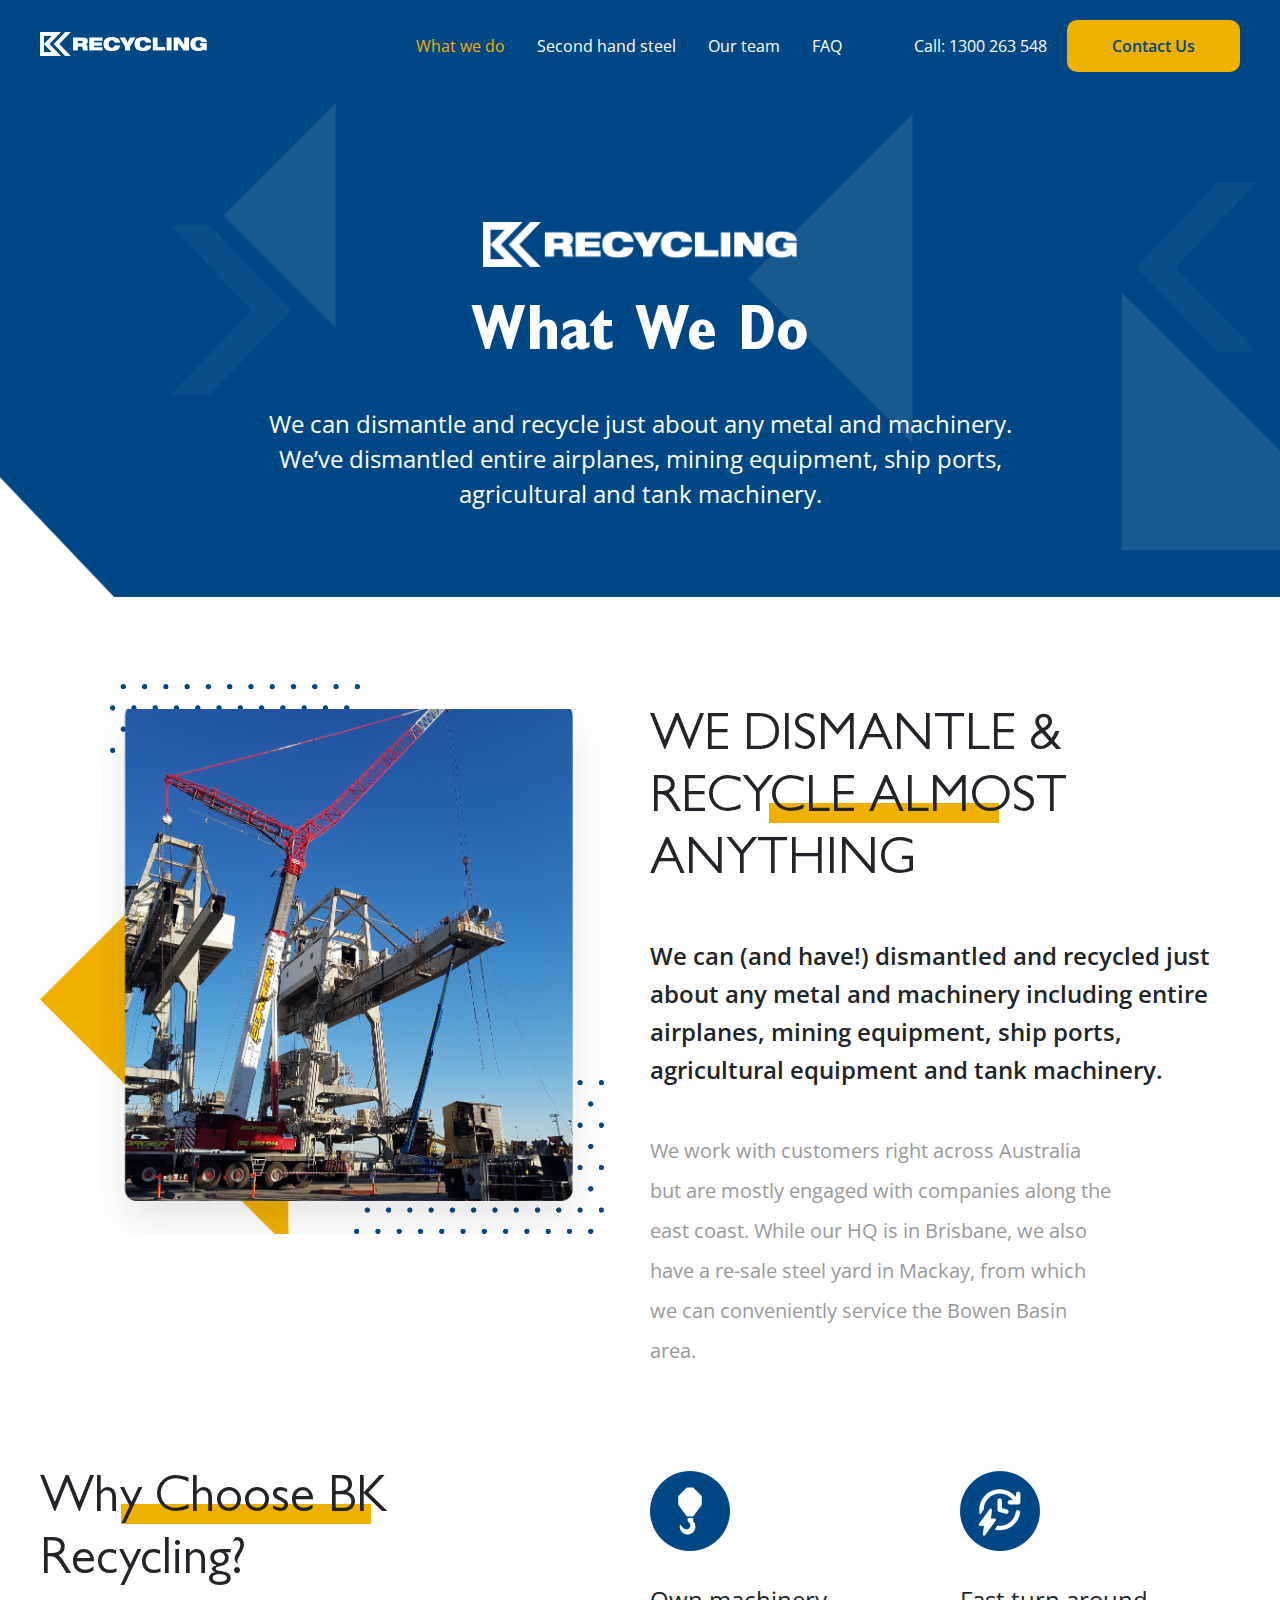
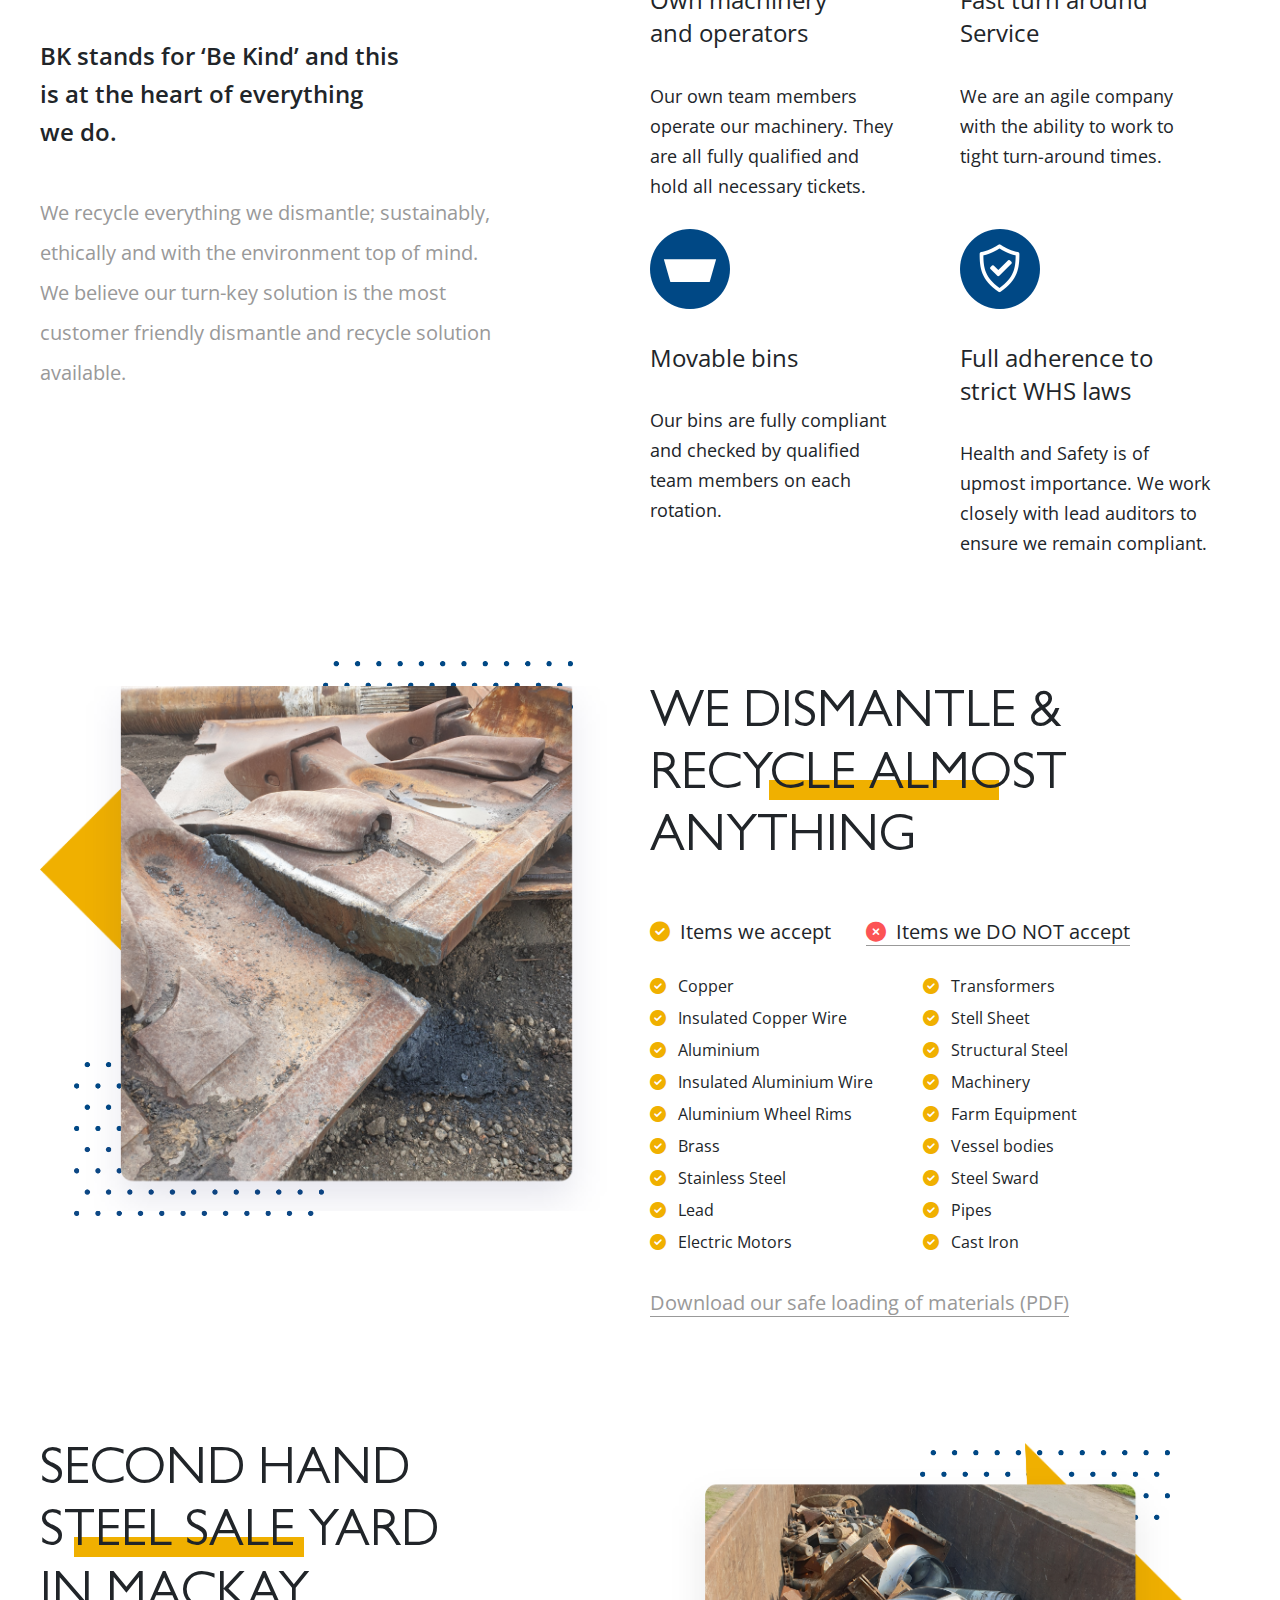
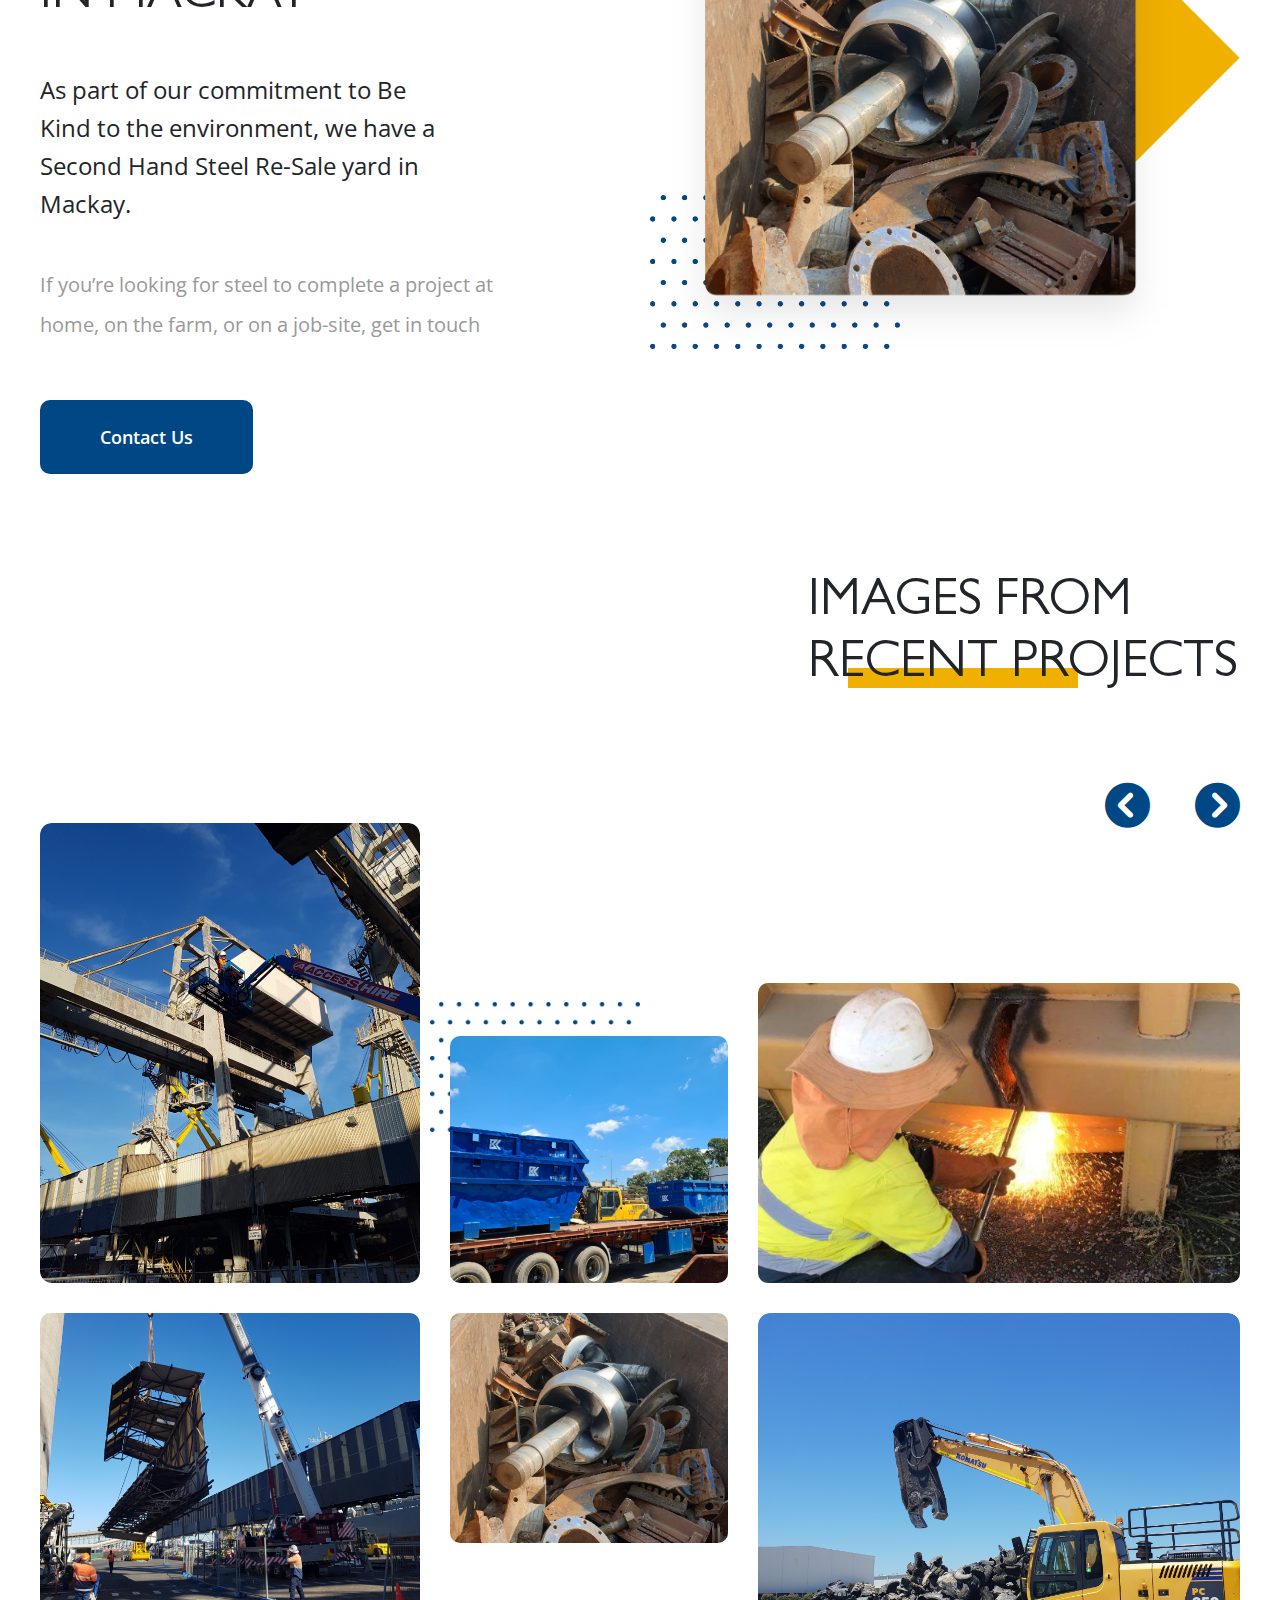
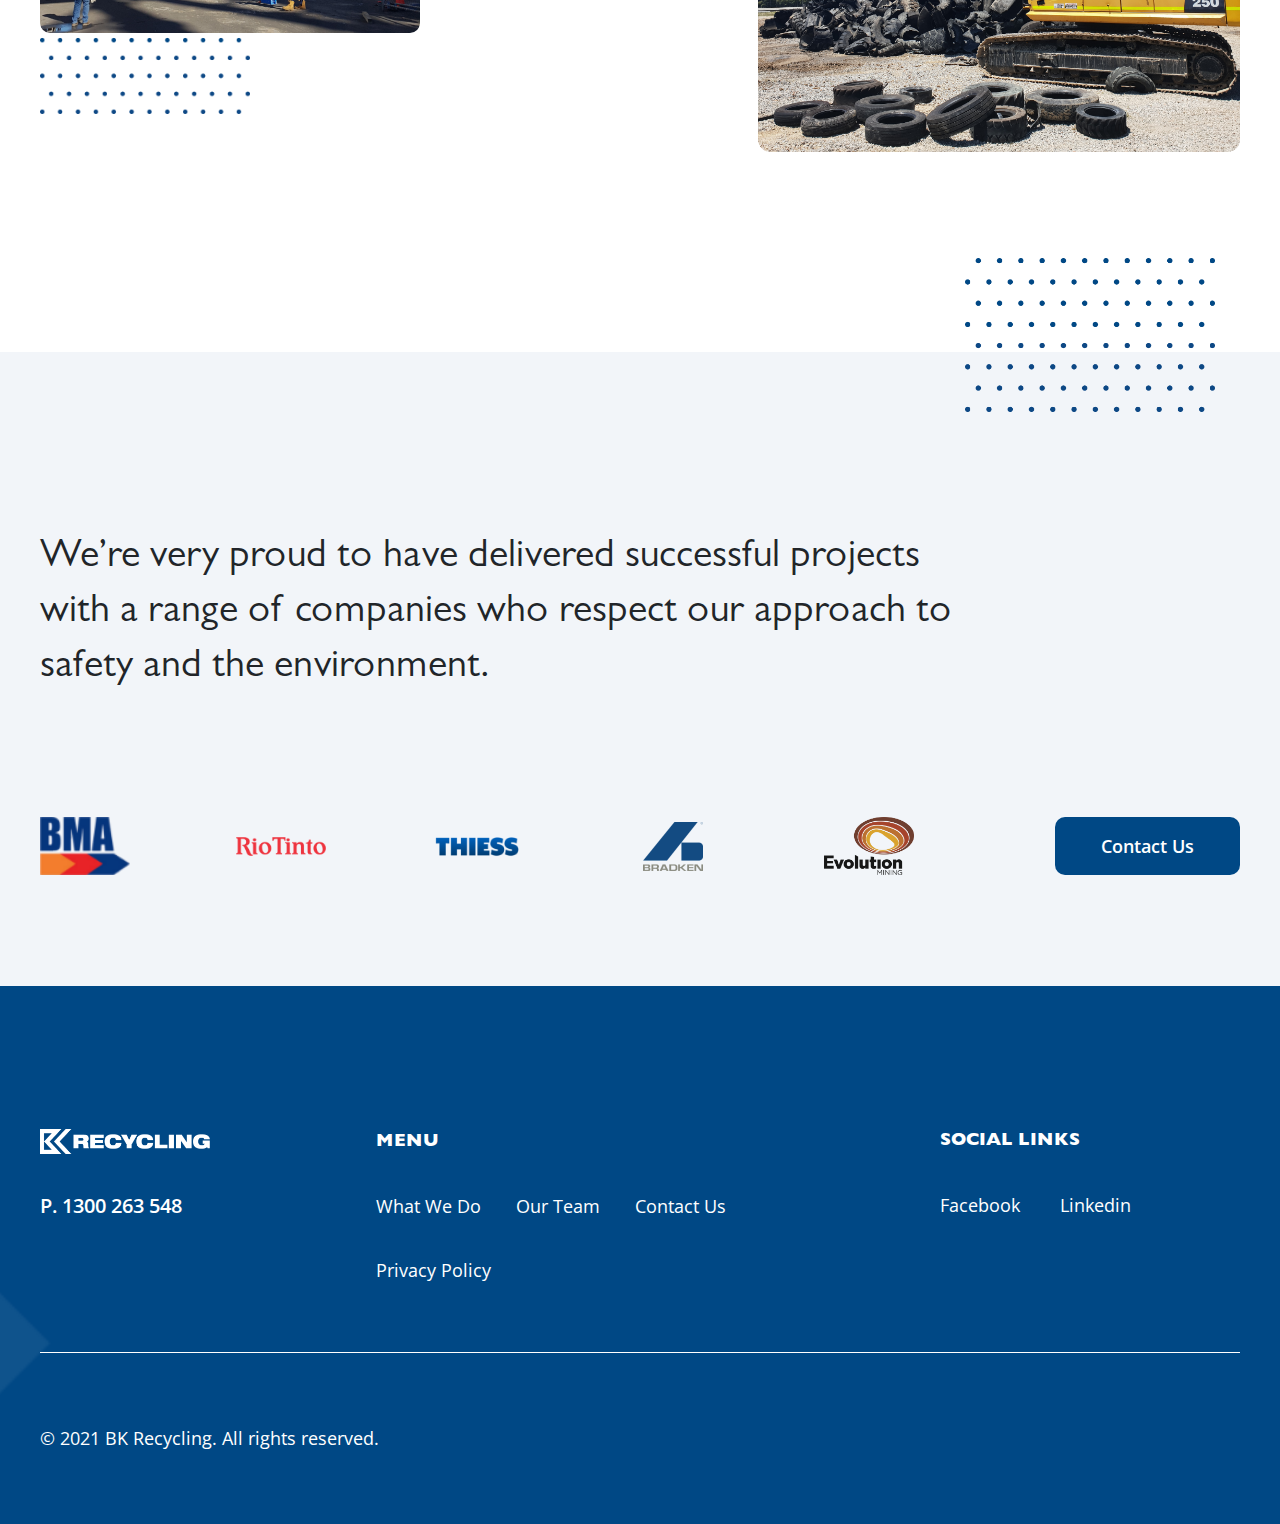
<file: what we do.html>
<!DOCTYPE html>
<html lang="en">
<head>
    <meta charset="UTF-8">
    <meta http-equiv="X-UA-Compatible" content="IE=edge">
    <meta name="viewport" content="width=device-width, initial-scale=1.0">
    <title>What-We-Do Recycling Website</title>
    <!-- site icon -->
    <link rel="icon" href="assets/img/favicon.png">
    <!-- custome fonts -->
    <link rel="stylesheet" href="assets/fonts/fonts.css">
    <!-- fontawasome css -->
    <link rel="stylesheet" href="assets/css/fontawasome.css">
    <!-- main css  -->
    <link rel="stylesheet" href="assets/css/style.css">
    <link rel="stylesheet" href="assets/css/responsive.css">
</head>
<body>
<!-- header area start -->
<header class="header-wraper what-we">
    <div class="container">
        <div class="header-area">
            <!-- logo -->
            <div class="header-logo">
                <div class="logo-1">
                    <a  href="index.html"><img src="assets/img/responsive-img/logo1.png" alt="img"></a>
               </div>
               <a class="bars-icon" href="#"><i class="fa-solid fa-bars"></i></a>
            </div>
            <!-- Menu -->
            <div class="header-right">
                <nav class="menu">
                    <ul>
                        <li><a class="active" href="#">What we do</a></li>
                        <li><a  href="#">Second hand steel</a></li>
                        <li><a href="our-team.html">Our team</a></li>
                        <li><a href="privacy-policy.html">FAQ</a></li>
                    </ul>
                </nav>
                <div class="contact-btn">
                    <a class="tel-phone" href="tel:+01796526942">Call: 1300 263 548</a>
                    <a class="h-btn" href="contact.html">Contact Us</a>
                </div>
            </div>
        </div>
        <!-- bannar area start -->
        <div class="bannar-area">
            <div class="bannar-content">
                <a href="#"><img src="assets/img/bannar-logo.png" alt="bannar-logo"></a>
                <h2>What We Do</h2>
                <p>We can dismantle and recycle just about any metal and machinery. We’ve dismantled entire airplanes, mining equipment, ship ports, agricultural and tank machinery.</p>
            </div>
        </div>
    </div>
</header>
<!-- header area end -->
<!-- Start Deferance Area start -->
<section class="deference-area next-defarent">
    <div class="container">
        <div class="deferance-item">
            <!-- left deference -->
            <div class="left-deferance-par">
                <div class="right-deferance mobail-on">
                    <h3>THE BK RECYCLING DIFFERENCE</h3>
                </div>
               <div class="left-deferance l-one">
                    <div class="dn-top">
                        <img src="assets/img/service/s1.png" alt="img">
                    </div>
                    <div class="def-img">
                        <img class="mobail-img-off" src="assets/img/next/next-img.png" alt="image">
                        <img class="mobail-img-on" src="assets/img/responsive-img/difference-res_left.png" alt="img">
                    </div>
                    <div class="dn-bottom">
                        <img src="assets/img/service/img-back.png" alt="img">
                    </div>
               </div>
            </div>
            <!-- right deference -->
                <div class="right-deferance what-defar">
                    <h3>WE DISMANTLE & RECYCLE ALMOST ANYTHING</h3>
                    <h4>We can (and have!) dismantled and recycled just about any metal and machinery including entire airplanes, mining equipment, ship ports, agricultural equipment and tank machinery. </h4>
                    <p>We work with customers right across Australia but are mostly engaged with companies along the east coast. While our HQ is in Brisbane, we also have a re-sale steel yard in Mackay, from which we can conveniently service the Bowen Basin area.</p>
                </div>
          </div>
         </div>
    </section>
    <!-- Chose area Start -->
    <section class="chose-area">
        <div class="container">
             <!-- deference bottom -->
        <div class="deference-bottom">
            <div class="deferance-item">
                 <!-- right deference -->
                 <div class="right-deferance chose-text">
                    <h3>Why Choose BK Recycling?</h3>
                    <h4>BK stands for ‘Be Kind’ and this is at the heart of everything we do.</h4>
                    <p>We recycle everything we dismantle; sustainably, ethically and with the environment top of mind. We believe our turn-key solution is the most customer friendly dismantle and recycle solution available.</p>
                </div>
                <!-- left deference -->
                <div class="chose-right">
                    <!-- single chose -->
                    <div class="single-chose">
                        <a href="#"><img src="assets/img/next/chose/operator1.png" alt="img"></a>
                        <div class="s-single-text">
                            <h4>Own machinery and operators</h4>
                            <p>Our own team members operate our machinery. They are all fully qualified and hold all necessary tickets.</p>
                        </div>
                    </div>
                    <!-- single chose -->
                    <div class="single-chose">
                        <a href="#"><img src="assets/img/next/chose/op2.png" alt="img"></a>
                        <div class="s-single-text">
                            <h4>Fast turn around Service</h4>
                            <p>We are an agile company with the ability to work to tight turn-around times.</p>
                        </div>
                    </div>
                    <!-- single chose -->
                    <div class="single-chose">
                        <a href="#"><img src="assets/img/next/chose/op3.png" alt="img"></a>
                        <div class="s-single-text">
                                <h4>Movable bins</h4>
                                <p>Our bins are fully compliant and checked by qualified team members on each rotation.</p>
                            </div>
                       </div>
                    <!-- single chose -->
                    <div class="single-chose">
                        <a href="#"><img src="assets/img/next/chose/op4.png" alt="img"></a>
                         <div class="s-single-text">
                            <h4>Full adherence to strict WHS laws</h4>
                            <p>Health and Safety is of upmost importance. We work closely with lead auditors to ensure we remain compliant.</p>
                         </div>
                    </div>
                </div>
            </div>
          </div>
        </div>
    </section>
    <!-- Start matarials Area start -->
<section class="deference-area  section-padding pb">
    <div class="container">
        <div class="deferance-item">
            <!-- left deference -->
            <div class="left-deferance">
                <div class="dn-top mats1">
                    <img src="assets/img/service/s1.png" alt="img">
                </div>
               <div class="def-img def-img2">
                   <img src="assets/img/next/Group 21.png" alt="image">
               </div>
               <div class="dn-bottom mats2">
                   <img src="assets/img/service/img-back.png" alt="img">
               </div>
               <!--  -->
            </div>
            <!-- right deference -->
                <div class="right-deferance">
                    <h3>WE DISMANTLE & RECYCLE ALMOST ANYTHING</h3>
                    <div class="matarials-area">
                        <div class="head-mata">
                           <span><i class="fa-solid fa-circle-check"></i>Items we accept</span>
                           <span><i class="fa-solid fa-circle-xmark"></i>Items we DO NOT accept</span>
                        </div>
                        <div class="body-mata">
                            <div class="body-list">
                                <ul>
                                    <li><i class="fa-solid fa-circle-check"></i>Copper</li>
                                    <li><i class="fa-solid fa-circle-check"></i>Insulated Copper Wire</li>
                                    <li><i class="fa-solid fa-circle-check"></i>Aluminium</li>
                                    <li><i class="fa-solid fa-circle-check"></i>Insulated Aluminium Wire</li>
                                    <li><i class="fa-solid fa-circle-check"></i>Aluminium Wheel Rims</li>
                                    <li><i class="fa-solid fa-circle-check"></i>Brass</li>
                                    <li><i class="fa-solid fa-circle-check"></i>Stainless Steel</li>
                                    <li><i class="fa-solid fa-circle-check"></i>Lead</li>
                                    <li><i class="fa-solid fa-circle-check"></i>Electric Motors</li>
                                </ul>
                            </div>
                            <div class="body-list">
                                <ul>
                                    <li><i class="fa-solid fa-circle-check"></i>Transformers</li>
                                    <li><i class="fa-solid fa-circle-check"></i>Stell Sheet</li>
                                    <li><i class="fa-solid fa-circle-check"></i>Structural Steel</li>
                                    <li><i class="fa-solid fa-circle-check"></i>Machinery</li>
                                    <li><i class="fa-solid fa-circle-check"></i>Farm Equipment</li>
                                    <li><i class="fa-solid fa-circle-check"></i>Vessel bodies</li>
                                    <li><i class="fa-solid fa-circle-check"></i>Steel Sward</li>
                                    <li><i class="fa-solid fa-circle-check"></i>Pipes</li>
                                    <li><i class="fa-solid fa-circle-check"></i>Cast Iron</li>
                                </ul>
                            </div> 
                        </div>
                        <p><a href="#">Download our safe loading of materials (PDF)</a></p>
                    </div>
                </div>
          </div>
         </div>
    </section>
    <!-- second hand area start -->
    <section class="deference-area section-padding">
        <div class="container">
            <div class="deferance-item">
                <!-- right deference -->
                    <div class="right-deferance second-hand">
                        <h3>SECOND HAND STEEL SALE YARD IN MACKAY</h3>
                        <h4>As part of our commitment to Be Kind to the environment, we have a Second Hand Steel Re-Sale yard in Mackay. </h4>
                        <p>If you’re looking for steel to complete a project at home, on the farm, or on a job-site, get in touch</p>
                        <div class="second-btn">
                            <a class="df-btn" href="#">Contact Us</a>
                        </div>
                    </div>
                     <!-- left deference -->
                 <div class="left-deferance">
                    <div class="dn-top second-sef1">
                        <img src="assets/img/service/s1.png" alt="img">
                    </div>
                 <div class="def-img">
                    <img src="assets/img/next/Group 22.png" alt="image">
                 </div>
                 <div class="dn-bottom second-sef2">
                    <img src="assets/img/service/img-back.png" alt="img">
                  </div>
                </div>
               </div>
            </div>
        </section>
    <!-- second hand area end -->
    <!-- Gallary area start  -->
    <section class="gallary-area  ">
        <div class="container">
           <div class="gallary-main">
                <!-- gallary head -->
            <div class="right-deferance gallary-head">
                <h3>IMAGES FROM RECENT PROJECTS </h3>
            </div>
            <!-- gallary recent project -->
              <div class="gallary-parent">
                <div class="gallar-slide">
                    <a href="#"><i class="fa-solid fa-circle-chevron-left"></i></a>
                    <a href="#"><i class="fa-solid fa-circle-chevron-right"></i></a>
                </div>
                <div class="p-sef">
                    <img src="assets/img/service/img-back.png" alt="img">
                     <img src="assets/img/service/img-back.png" alt="img"> 
                </div>
                <div class="gallary-project">
                    <!-- single recent project -->
                    <div class="single-recent-project s1">
                        <a href="#"><img src="assets/img/next/gallary/p1.png" alt="images"></a>
                    </div>
                    <!-- single recent project -->
                    <div class="single-recent-project s2">
                        <a href="#"><img src="assets/img/next/gallary/p2.png" alt="images"></a>
                        
                    </div>
                    <!-- single recent project -->
                    <div class="single-recent-project s3">
                        <a href="#"><img src="assets/img/next/gallary/p3.png" alt="images"></a>
                    </div>
                    <!-- single recent project -->
                    <div class="single-recent-project s4">
                        <a href="#"><img src="assets/img/next/gallary/p4.png" alt="images"></a>
                    </div>
                    <!-- single recent project -->
                    <div class="single-recent-project s5">
                        <a href="#"><img src="assets/img/next/gallary/p5.png" alt="images"></a>
                    </div>
                    <!-- single recent project -->
                    <div class="single-recent-project s6">
                        <a href="#"><img src="assets/img/next/gallary/p6.png" alt="images"></a>
                    </div>
                </div>
              </div>
           </div>
        </div>
    </section>
    <!-- Gallary  area end -->
    <!-- Partner Area Start -->
    <section class="partner-area section-padding">
        <div class="container">
            <div class="partner-head">
                <p>We’re very proud to have delivered successful projects with a range of companies who respect our approach to safety and the environment.</p>
            </div>
            <div class="heavey-save">
                <img src="assets/img/service/img-back.png" alt="img">
            </div>
            <div class="partner">
                <div class="partner-all">
                    <!-- single partner -->
                    <div class="single-partner">
                        <img src="assets/img/partner/p1.png" alt="img">
                    </div>
                     <!-- single partner -->
                     <div class="single-partner">
                        <img src="assets/img/partner/p2.png" alt="img">
                    </div>
                     <!-- single partner -->
                     <div class="single-partner">
                        <img src="assets/img/partner/p3.png" alt="img">
                    </div>
                     <!-- single partner -->
                     <div class="single-partner">
                        <img src="assets/img/partner/p4.png" alt="img">
                    </div>
                     <!-- single partner -->
                     <div class="single-partner">
                        <img src="assets/img/partner/p5.png" alt="img">
                    </div>
                </div>
                 <!-- single btn -->
                <div class="single-btn">
                    <a class="btn" href="#">Contact Us</a>
                </div>
            </div>
        </div>
    </section> 
    <!-- Partner Area End -->
     <!-- footer Area Start -->
     <footer class="footer-area"> 
        <div class="container">
            <div class="footer-top">
                <div class="footer-left">
                   <div class="footer-logo">
                     <a href="#"><img src="assets/img/logo2.png" alt="img"></a>
                   </div>
                    <div class="custom-wiget">
                        <a href="tel:1300263548">P. 1300 263 548</a>
                    </div>
                </div>
                <div class="footer-middle f1">
                    <h3>Menu</h3>
                    <ul>
                        <li><a href="#">What We Do</a></li>
                        <li><a href="#"> Our Team</a></li>
                        <li><a href="#">Contact Us</a></li>
                        <li><a href="#">Privacy Policy</a></li>
                    </ul>
                </div>
                <div class="footer-right f1">
                    <h3>SOCIAL LINKS</h3>
                    <a href="#">Facebook</a>
                    <a href="#">Linkedin</a>
                </div>
            </div>
            <!-- footer bottom -->
             <div class="footer-bottom">
                <p>© 2021 BK Recycling. All rights reserved.</p>
            </div> 
        </div> 
   </footer> 
    <!-- footer  Area End -->
<script src="assets/js/jquery.min.js"></script>
<script src="assets/js/script.js"></script>
  </body>
</html>
</file>
<file: assets/fonts/fonts.css>
@font-face {
    font-family: 'Gill Sans';
    src: url('GillSans-HeavyItalic.woff2') format('woff2'),
        url('GillSans-HeavyItalic.woff') format('woff');
    font-weight: 900;
    font-style: italic;
    font-display: swap;
}

@font-face {
    font-family: 'Gill Sans';
    src: url('GillSans-Bold.woff2') format('woff2'),
        url('GillSans-Bold.woff') format('woff');
    font-weight: bold;
    font-style: normal;
    font-display: swap;
}

@font-face {
    font-family: 'Gill Sans';
    src: url('GillSans-BoldItalic.woff2') format('woff2'),
        url('GillSans-BoldItalic.woff') format('woff');
    font-weight: bold;
    font-style: italic;
    font-display: swap;
}

@font-face {
    font-family: 'Gill Sans';
    src: url('GillSans-Heavy.woff2') format('woff2'),
        url('GillSans-Heavy.woff') format('woff');
    font-weight: 900;
    font-style: normal;
    font-display: swap;
}

@font-face {
    font-family: 'Gill Sans';
    src: url('GillSans-Italic.woff2') format('woff2'),
        url('GillSans-Italic.woff') format('woff');
    font-weight: normal;
    font-style: italic;
    font-display: swap;
}

@font-face {
    font-family: 'Gill Sans';
    src: url('GillSans-LightItalic.woff2') format('woff2'),
        url('GillSans-LightItalic.woff') format('woff');
    font-weight: 300;
    font-style: italic;
    font-display: swap;
}

@font-face {
    font-family: 'Gill Sans';
    src: url('GillSans-CondensedRegular.woff2') format('woff2'),
        url('GillSans-CondensedRegular.woff') format('woff');
    font-weight: normal;
    font-style: normal;
    font-display: swap;
}

@font-face {
    font-family: 'Gill Sans';
    src: url('GillSans-MediumItalic.woff2') format('woff2'),
        url('GillSans-MediumItalic.woff') format('woff');
    font-weight: 500;
    font-style: italic;
    font-display: swap;
}

@font-face {
    font-family: 'Gill Sans';
    src: url('GillSans-CondensedBold.woff2') format('woff2'),
        url('GillSans-CondensedBold.woff') format('woff');
    font-weight: bold;
    font-style: normal;
    font-display: swap;
}

@font-face {
    font-family: 'Gill Sans';
    src: url('GillSans-Light.woff2') format('woff2'),
        url('GillSans-Light.woff') format('woff');
    font-weight: 300;
    font-style: normal;
    font-display: swap;
}

@font-face {
    font-family: 'Gill Sans';
    src: url('GillSans-Medium.woff2') format('woff2'),
        url('GillSans-Medium.woff') format('woff');
    font-weight: 500;
    font-style: normal;
    font-display: swap;
}

@font-face {
    font-family: 'Gill Sans';
    src: url('GillSans.woff2') format('woff2'),
        url('GillSans.woff') format('woff');
    font-weight: normal;
    font-style: normal;
    font-display: swap;
}
</file>
<file: assets/css/style.css>
/* google fonts */
@import url('https://fonts.googleapis.com/css2?family=Open+Sans:wght@400;500;600;700&display=swap');
/* font-family: 'Open Sans', sans-serif; */
/* Default css */
html{
    font-size: 62.5%;
}
body{
    font-size: 18px;
    font-size: 1.8rem;
    font-family: 'Open Sans', sans-serif;
    font-weight: 400;
    margin: 0;
    padding: 0;
    box-sizing: border-box;
    overflow-x: hidden;
    color: #212529;
}
h1,h2,h3,j4,h5,h6,a p,ul{
    margin: 0;
}
p{
    line-height: 35px;
}
h3{
    font-size: 52px;
    font-size: 5.2rem;
    font-weight: 400;
    font-family: 'Gill Sans';
}
ul{
    list-style: none;
    padding: 0;
}
a{
    text-decoration: none;
}
img{
    display: block;
}
.container{
    max-width: 1200px;
    margin: auto;
}
.section-padding{
    padding: 100px 0;
    padding: 10rem 0;
}
.pt-0{
    padding-top: 0;
}
.pb{
    padding-bottom: 0;
}
.btn-mobail, .btn {
	font-size: 18px;
	font-size: 1.8rem;
    font-weight: 600;
	color: #004885;
	background-color: #F0B000;
	padding: 20px 50px;
	padding: 2rem 5rem;
	border-radius: 10px;
	display: inline-block;
    border: .1px solid transparent;
    -webkit-transition: .5s;
    transition: .5s;
}
 .btn:hover{
    background: #004885;
	color: #fff;
    border: .1px solid #fff;
}
/* Main Style start */
.header-wraper{
    background: url(../img/bg.png)no-repeat scroll 0 0 / cover;
    padding: 20px 0;
    padding: 2rem 0;
}
.header-area{
    display: -webkit-box;
    display: -ms-flexbox;
    display: flex;
    -webkit-box-pack: justify;
        -ms-flex-pack: justify;
            justify-content: space-between;
    -webkit-box-align: center;
        -ms-flex-align: center;
            align-items: center;
	-ms-flex-wrap: wrap;
	    flex-wrap: wrap;
}
.header-logo img {
	width: 167px;
	height: 100%;
	display: inline-block;
}
.logo-img-2{
	display: none;
}
.header-right{
    display: -webkit-box;
    display: -ms-flexbox;
    display: flex;
    -webkit-box-align: center;
        -ms-flex-align: center;
            align-items: center;
}
.menu ul{
    display: -webkit-box;
    display: -ms-flexbox;
    display: flex;
    -ms-flex-wrap: wrap;
        flex-wrap: wrap;
}
.menu li a {
	font-size: 16px;
	font-size: 1.6rem;
	margin-right: 32px;
	display: inline-block;
	color: #fff;
	padding: 10px 0;
	-webkit-transition: .5s;
	transition: .5s;
}
.menu li a:hover{
	color: #F0B000;
}
.contact-btn{
    margin-left: 20px;
    margin-left: 2rem;
    display: -webkit-box;
    display: -ms-flexbox;
    display: flex;
    -webkit-box-pack: end;
        -ms-flex-pack: end;
            justify-content: flex-end;
    -webkit-box-align: center;
        -ms-flex-align: center;
            align-items: center;
}
.contact-btn a {
	margin-left: 20px;
	margin-left: 2rem;
	font-size: 16px;
	color: #fff;
}
.h-btn {
	background-color: #F0B000;
	padding: 15px 45px;
	padding: 1.5rem 4.5rem;
    font-weight: 600;
	color: #004885 !important;
	border-radius: 10px;
	-webkit-transition: .5s;
	transition: .5s;
}
.h-btn:hover{
    background-color: #fff;
}
.contact-btn a:hover{
	color: #F0B000;
}
.bars-icon{
	font-size: 33px !important;
	color: #fff;
	display: none;
}
.menu li .active{
	color: #F0B000;
}
/* bannar Area */
.bannar-area {
	padding: 150px 0 78px 0;
	text-align: center;
}
.bannar-content img{
    height: 45px;
    margin: auto;
}
.bannar-content h2 {
	font-size: 64px;
	font-size: 6.4rem;
	font-family: 'Gill Sans';
	font-weight: 600;
	color: #fff;
	max-width: 745px;
	margin: auto;
	padding: 32px 0 30px 0;
}
.bannar-content p {
	font-size: 24px;
	font-size: 2.4rem;
	max-width: 745px;
	margin: 0 auto;
	color: #fff;
}
.p-none{
	display: none;
}
.bannar-content .btn {
	margin-top: 40px;
	margin-top: 4rem;
}
.scrol-bars{
    display: -webkit-box;
    display: -ms-flexbox;
    display: flex;
    -webkit-box-pack: center;
        -ms-flex-pack: center;
            justify-content: center;
}
span i{
    font-size: 20px;
    font-size: 2rem;
    color: #fff;
    margin-top: 50px;
}
/* service Area */
.service-title h3{
    text-align: center;
    padding: 75px 0 112px 0;
    padding: 7.5rem 0 11.2rem 0;
    position: relative;
}
.service-title h3:after {
	position: absolute;
	content: "";
	top: 107px;
	left: 108px;
	width: 245px;
	height: 30px;
	background-color: #F0B000;
	right: 0;
	margin: auto;
	z-index: -1;
}
.service-items{
    display: -ms-grid;
    display: grid;
    -ms-grid-columns: (1fr)[4];
        grid-template-columns: repeat(4,1fr);
    grid-column-gap: 2.5rem;
    position: relative;
}
.single-service {
	text-align: center;
	padding: 40px 0 15px 0;
	padding: 4rem 0 1.5rem 0;
	box-sizing: border-box;
	box-shadow: 0 0 8px #e6e3e3;
	border-radius: 1rem;
	background: #fff;
}
.single-service a {
	padding-bottom: 30px;
	display: inline-block;
}
.single-service img {
	margin:  auto;
	width: 80px;
	height: 80px;
}
.single-service h4 {
	font-size: 24px;
	font-size: 2.4rem;
	font-weight: 600;
	max-width: 124px;
	margin: auto;
}
.single-service p{
	font-size: 20px;
	font-size: 2rem;
    color: #999999;
	max-width: 220px;
	margin: auto;
	text-align: center;
	padding: 30px 0 35px 0;
	padding: 3rem 0 3.5rem 0;
}
.service-sef {
	position: absolute;
	right: -32px;
	top: -40px;
	z-index: -1;
	text-align: right;
}
.service-sef img {
	width: 250px;
	height: auto;
}
/* service area end */
/* deferance area start */
.deferance-item{
    display: -ms-grid;
    display: grid;
    -ms-grid-columns: (1fr)[2];
        grid-template-columns: repeat(2,1fr);
    grid-column-gap: 2rem;
}
.left-deferance{
    position: relative;
}
.def-img{
    height: 525px;
}
.mobail-img-on{
	display: none;
}
.def-img img{
    width: 100%;
    height: 100%;
    -o-object-fit: cover;
       object-fit: cover;
}
.dn-top{
    position: absolute;
    top: -25px;
    left: 70px;
    z-index: -1;
}
.dn-top img{
    width: 250px;
    height: auto;
}
.dn-bottom {
	position: absolute;
	bottom: 0;
	right: 26px;
	z-index: -1;
}
.dn-bottom img{
    width: 250px;
    height: auto;
}
.mobail-on{
	display: none;
}
.right-deferance h3{
    font-weight: 400;
    position: relative;
}
.right-deferance h3:after {
	position: absolute;
	content: "";
	top: 94px;
	left: -300px;
	width: 230px;
	height: 30px;
	background-color: #F0B000;
	right: 0;
	margin: auto;
	z-index: -1;
}
.right-deferance h4 {
	font-size: 24px;
	font-size: 2.4rem;
	font-weight: 600;
	padding: 10px 0 10px 0;
	padding: 1rem 0 1rem 0;
	line-height: 38px;
}
.right-deferance p {
	font-size: 20px;
	font-size: 2rem;
	color: #999999;
	line-height: 40px;
    max-width: 465px;
}
.deference-bottom{
    margin-top: 80px;
    margin-top: 8rem;
}
.deference-bottom h3 {
	max-width: 534px;
}
.deference-bottom .dn-top {
	position: absolute;
	top: 0;
	left: 303px;
	z-index: -1;
}
.deference-bottom .dn-bottom {
	position: absolute;
	bottom: 29px;
	left: 0;
	z-index: -1;
}
.deference-bottom h3:after {
	width: 156px;
	left: -368px;
}
.df-btn{
    background-color: #004885;
    padding: 25px 60px;
    padding: 2.5rem 6rem;
    font-size: 18px;
    font-size: 1.8rem;
    font-weight: 600;
    border-radius: 1rem;
    color: #fff;
    margin-top: 35px;
    margin-top: 3.5rem;
    display: inline-block;
    -webkit-transition: .5s;
    transition: .5s;
}
.df-btn:hover{
    background-color: #F0B000;
}
/* deferance area end */
/* heavvey Area Start */
.heavvey-area{
    background: url(../img/heavy.png) no-repeat scroll center center / cover;
}
.heavvey-content {
	display: -webkit-box;
	display: -ms-flexbox;
	display: flex;
	-webkit-box-align: center;
	    -ms-flex-align: center;
	        align-items: center;
}
.heavvey-left{
    -webkit-box-flex: 0;
        -ms-flex: 0 0 45%;
            flex: 0 0 45%;
}
.heavvey-img {
	height: 450px;
}
.heavvey-img img{
    max-width: 100%;
    height: 100%;
    -o-object-fit: cover;
       object-fit: cover;
}
.heavvey-right{
    -webkit-box-flex: 0;
        -ms-flex: 0 0 55%;
            flex: 0 0 55%;
}
.h-r-text h3{
    color: #fff;
    font-weight: 600;
    padding-top: 150px;
    max-width: 425px;
}
.h-r-text p {
	font-size: 24px;
	font-size: 2.4rem;
	color: #fff;
	max-width: 425px;
	padding: 36px 0;
}
.heavvey-social{
    display: -webkit-box;
    display: -ms-flexbox;
    display: flex;
}
.pb-right {
    padding-right: 45px;
    padding-right:4.5rem ;
}
.h-social-item li {
	display: -webkit-box;
	display: -ms-flexbox;
	display: flex;
	-webkit-box-align: center;
	    -ms-flex-align: center;
	        align-items: center;
	color: #fff;
	padding-bottom: 25px;
}
.h-social-item li i{
   color: #F0B000;
    margin-right: 20px;
    font-size: 24px;
}
.h-r-text .btn{
    margin: 70px 0;
}
.btn-mobail{
	display: none;
}
/* heavvey Area End */
/* partner Area start */
.partner-area{
    background-color: #F2F5F9;
    margin-top: 200px;
    position: relative;
}
.partner{
    display: -webkit-box;
    display: -ms-flexbox;
    display: flex;
    -webkit-box-pack: justify;
        -ms-flex-pack: justify;
            justify-content: space-between;
    -webkit-box-align: center;
        -ms-flex-align: center;
            align-items: center;
}
.heavey-save {
	position: absolute;
	top: -94px;
	right: 65px;
}
.heavey-save img{
    width: 250px;
    height: auto;
}
.partner-head p {
	padding: 40px 0 70px 0;
	font-size: 40px;
	font-weight: 400;
	font-family: 'Gill Sans';
	max-width: 78%;
	line-height: 55px;
}
.partner-all{
    display: -ms-grid;
    display: grid;
    -ms-grid-columns: (1fr)[5];
        grid-template-columns: repeat(5,1fr);
    grid-column-gap: 2rem;
    -ms-grid-row-align: center;
        align-items: center;
    -webkit-box-flex: 0;
        -ms-flex: 0 0 80%;
            flex: 0 0 80%;
}
.single-partner{
    max-width: 150px;
}
.single-partner img {
	width: 60%;
	height: auto;
}
.single-btn .btn {
	padding: 16px 45px;
	background: #004885;
	color: #fff;
}
.single-btn .btn:hover{
	background-color: #F0B000;
	color: #004885;
}
/* partner Area End */
/* footer Area start */
.footer-area{
    background: url(../img/footer.png) no-repeat scroll center center / cover ;
}
.footer-top{
    display: -webkit-box;
    display: -ms-flexbox;
    display: flex;
    -webkit-box-pack: justify;
        -ms-flex-pack: justify;
            justify-content: space-between;
    -webkit-box-align: center;
        -ms-flex-align: center;
            align-items: center;
    padding: 80px 0 70px 0;
    border-bottom: 1px solid #fff;
}
.footer-left{
    -webkit-box-flex: 0;
        -ms-flex: 0 0 25%;
            flex: 0 0 25%;
}
.footer-logo img{
    width: 170px;
    height: 100%;
    -o-object-fit: cover;
       object-fit: cover;
}
.custom-wiget a{
    margin-top: 38px;
    margin-top: 3.8rem;
    font-size: 20px;
    font-size: 2rem;
    font-weight: 600;
    color: #fff;
    display: inline-block;
}
.footer-middle {
	-webkit-box-flex: 0;
	    -ms-flex: 0 0 44%;
	        flex: 0 0 44%;
	margin-top: 66px;
}
.f1 h3{
    font-size: 18px;
    font-size: 1.8rem;
    font-weight: 800;
    color: #fff;
    text-transform: uppercase;
}
.footer-middle ul {
	display: -webkit-box;
	display: -ms-flexbox;
	display: flex;
	-ms-flex-wrap: wrap;
	    flex-wrap: wrap;
}
.footer-middle li a {
	color: #fff;
	font-size: 18px;
	font-size: 1.8rem;
	font-weight: 400;
	margin-right: 35px;
	margin-top: 40px;
	display: inline-block;
}
.footer-right{
    -webkit-box-flex: 0;
        -ms-flex: 0 0 25%;
            flex: 0 0 25%;
}
.footer-right  a{
    color: #fff;
	font-size: 18px;
	font-size: 1.8rem;
	font-weight: 400;
	margin-top: 40px;
	display: inline-block;
    margin-right: 35px;
    margin-right: 3.5rem;
}

.footer-middle li a:hover{
    color: #F0B000;
}
.footer-right a:hover{
    color: #F0B000;
}
.footer-bottom p {
	color: #fff;
	padding: 50px 0;
	display: inline-block;
}
/* footer Area End */
/*********************** What We Do Area ********************/
.what-we{
    background: url(../img/next/header_bg.png)no-repeat scroll center center / cover;
}
/* next deference area */
.next-defarent{
    padding-top: 100px;
    padding-top: 10rem;
}
.rock {
	left: 283px;
}
/* chose area */
.chose-text h3:after {
	top: 33px;
	left: -118px;
	width: 250px;
	height: 20px;
}
.chose-text h4 {
	max-width: 360px;
}
.chose-right{
    display: -ms-grid;
    display: grid;
    -ms-grid-columns: (1fr)[2];
        grid-template-columns: repeat(2,1fr);
    grid-column-gap: 3rem;
}
.single-chose img{
    width: 80px;
    height: auto;

}
.single-chose h4 {
	font-size: 24px;
	font-size: 2.4rem;
	max-width: 200px;
	font-weight: 400;
}
.single-chose p {
	padding: 0 30px 10px 0;
	line-height: 30px;
}
/* matarials Area */
.head-mata {
	margin-bottom: 30px;
}
.head-mata span{
    font-size: 20px;
    font-size: 2rem;
    cursor: pointer;
}
.head-mata span:last-child {
	margin-left: 30px;
    border-bottom: 1px solid #999999;
}
.mats1 {
	left: 283px;
}
.mats2 {
	bottom: 127px;
	left: 34px;
}
.head-mata span:last-child i{ 
    color: #FC5355;
}
.head-mata span i {
	color: #F0B000;
	margin-right: 10px;
}
.body-mata{
    display: -webkit-box;
    display: -ms-flexbox;
    display: flex;
}
.body-list:last-child {
	padding-left: 50px;
}
.body-list li {
	margin-bottom: 10px;
    font-size: 16px;
    font-size: 1.6rem;
}
.body-list li i {
	color: #F0B000;
	margin-right: 12px;
}
.matarials-area p a{
    margin: 15px 0;
    color: #999999;
    border-bottom: 1px solid #999999;
}
/* Second Hand Area Start */
.second-hand h3 {
	max-width: 420px;
}
.right-deferance h3:after {
	left: -123px;
	height: 20px;
}
.second-hand h4 {
	max-width: 400px;
	font-weight: 400;
	padding-top: 10px;
}
.second-sef1 {
	left: 270px;
	top: 7px;
}
.second-sef2 {
	bottom: 125px;
	left: 0;
}
/* Next Project gallary Area Start */
.gallary-head h3 {
	max-width: 432px;
	width: 100%;
	float: right;
	margin-bottom: 125px;
}
.gallary-parent{
	position: relative;
}
.gallar-slide {
	position: absolute;
	top: 200px;
	right: 0;
}
.gallar-slide a{
	display: inline-block;
	font-size: 45px;
}
.gallar-slide a i{
	color: #004885;
}
.gallar-slide a:last-child {
	margin-left: 40px;
}

.gallary-project {
	display: -ms-grid;
	display: grid;
	-ms-grid-columns: (1fr)[12];
	    grid-template-columns: repeat(12,1fr);
	grid-gap: 3rem;
	width: 100%;
}
.p-sef img{
	height: 130px;
	position: absolute;
}
.p-sef img:first-child {
	position: absolute;
	bottom: 620px;
	bottom: 62rem;
	left: 390px;
	left: 39rem;
	z-index: -1;
}
.p-sef img:last-child {
	position: absolute;
	bottom: 38px;
	z-index: -1;
}
.single-recent-project img{
	width: 100%;
	height: 100%;
	-o-object-fit: cover;
	   object-fit: cover;
	border-radius: 10px;
}
.single-recent-project.s2 img {
	height: 247px;
	width: 100%;
	-o-object-fit: cover;
	   object-fit: cover;
	
}
.single-recent-project.s3 img {
	height: 300px;
	width: 100%;
	-o-object-fit: cover;
	   object-fit: cover;
}
.single-recent-project.s4 img {
	height: 320px;
	width: 100%;
	-o-object-fit: cover;
	   object-fit: cover;
}
.single-recent-project.s5 img {
	height: 230px;
	width: 100%;
	-o-object-fit: cover;
	   object-fit: cover;
}
.single-recent-project:nth-child(1) {
	-ms-grid-column: span 4;
	    grid-column: span 4;

}
.single-recent-project:nth-child(2) {
	-ms-grid-column: span 3;
	    grid-column: span 3;
}
.single-recent-project:nth-child(3) {
	-ms-grid-column: span 5;
	    grid-column: span 5;
}
.single-recent-project:nth-child(4) {
	-ms-grid-column: span 4;
	    grid-column: span 4;
}
.single-recent-project:nth-child(5) {
	
	-ms-grid-column: span 3;
	
	    grid-column: span 3;
}
.single-recent-project:nth-child(6) {
	-ms-grid-column: span 5;
	    grid-column: span 5;
}
.single-recent-project:nth-child(2),
.single-recent-project:nth-child(3){
	-ms-flex-item-align: end;
	    align-self: flex-end;
}
/* Next Project gallary Area End */
/******************** Our Team Page  *************/
.team-content{
	display: -webkit-box;
	display: -ms-flexbox;
	display: flex;
	-webkit-box-pack: justify;
	    -ms-flex-pack: justify;
	        justify-content: space-between;
	-webkit-box-align: center;
	    -ms-flex-align: center;
	        align-items: center;
}
.team-left h3 {
	max-width: 500px;
}
.team-right p {
	max-width: 530px;
	padding: 0 30px;
	color: #999999;
}
.our-team-info{
	margin-top: 130px;
	margin-top: 13rem;
}
.our-team-info p {
	line-height: 35px;
}
.sider-icon span i{
	color: #004885;
	font-size: 45px;
}
.sider-icon span:last-child {
	margin-left: 30px;
}
.c-right{
	padding-left: 30px;
	padding-left: 3rem;
}
/****************** Our Contact  Page   **************/
.sub-team-bannar {
	padding: 100px 0 125px 0;
}
.contact-form{
	margin-bottom: 60px;
}
.form-area {
	background: #fff;
	box-shadow: 0 7px 10px rgba(0, 0, 0, 0.15), 0 10px 10px rgba(0, 0, 0, 0.10);
	max-width: 960px;
	margin: auto;
	padding: 50px 50px 70px 50px;
	-webkit-transform: translateY(-80px);
	        transform: translateY(-80px);
	border-radius: 10px;
}
.field{
	display: -webkit-box;
	display: -ms-flexbox;
	display: flex;
}
.field-b{
	margin: 40px 0;
}
.field-1 {
	margin-right: 45px;
	margin-right: 4.5rem;
	width: 100%;
}
.f-title {
	display: block;
	margin-bottom: 20px;
}
.f-name {
	width: 100%;
	font-size: 18px;
	font-size: 1.8rem;
	height: 50px;
	padding-left: 15px;
	border: 1px solid #ddd;
	background: none;
	border-radius: 5px;
}
select{
	color: #999999;
}
.f-select {
	width: 105%;
}
.massage-area {
	display: block;
	width: 94%;
	resize: none;
	height: 85px;
	border: 1px solid #ddd;
	background: none;
	border-radius: 5px;
	padding: 15px;
	font-size: 18px;
	font-size: 1.8rem;
}
.check-area{
	margin: 40px 0;
}
.c-text{
	font-size: 14px;
}
.f-btn{
	padding: 15px 60px;
	font-size: 20px;
	font-size: 2rem;
	border-radius: 5px;
	border: none;
	background-color: #004885;
	color: #fff;
	display: block;
	cursor: pointer;
	-webkit-transition: .5s;
	transition: .5s;
}
.f-btn:hover{
	background-color: #F0B000;
	color: #004885;
}
/******************* End Team Area Page ****************/
.privacy-content{
	display: -ms-grid;
	display: grid;
	-ms-grid-columns: (1fr)[2];
	    grid-template-columns: repeat(2,1fr);
	grid-column-gap: 3rem;
}
.left-privacy h4{
	margin: 30px 0;
	margin: 3rem 0;
	font-size: 24px;
	font-size: 2.4rem;
	font-weight: 400;
	text-transform: capitalize;
}
.left-privacy p {
	font-size: 16px;
	font-size: 1.6rem;
	line-height: 30px;
	line-height: 3rem;
	max-width: 550px;
	max-width: 55rem;
	padding: 0 20px 0 0;
	padding: 0 2rem 0 0;
	box-sizing: border-box;
}
.right-privacy{
	position: relative;
}
.privacy-img{
	height: 450px;
	height: 45rem;
}
.privacy-img img{
	width: 100%;
	height: 100%;
	-o-object-fit: cover;
	   object-fit: cover;
}
.safe-p img {
	width: 250px;
	width: 25rem;
	position: absolute;
	right: 11px;
	right: 1.1rem;
	top: 350px;
	top: 35rem;
	z-index: -1;
}
/************** End Privacy Area   *************/
/**********   End Multipages project  *********/
</file>
<file: assets/css/responsive.css>
@media all and (min-width:1220px){
    .header-right{
        display: -webkit-box !important;
        display: -ms-flexbox !important;
        display: flex !important;
        -webkit-box-align: center;
            -ms-flex-align: center;
                align-items: center;
    }
}
@media all and (max-width:1220px){
    .container{
        padding: 0 3rem;
    }
    .header-area{
        padding: 0 7rem;
    }
	.header-right{
		display:none;
		top: 6rem;
        left: 0;
        width: 100%;
        position: absolute;
        background-color: #0D4885;
        text-align: center;
		-webkit-box-orient:vertical;
		-webkit-box-direction:normal;
		    -ms-flex-direction:column;
		        flex-direction:column;
	}
    .menu ul{ 
        -webkit-box-orient:vertical; 
        -webkit-box-direction:normal; 
            -ms-flex-direction:column; 
                flex-direction:column;
    }
    .menu ul li a{
        margin-right: 0;
        padding: 1.5rem 0;
    }
    .bars-icon{
       display: block;
    }
    .contact-btn {
        -webkit-box-pack: center;
            -ms-flex-pack: center;
                justify-content: center;
        -webkit-box-orient: vertical;
        -webkit-box-direction: normal;
            -ms-flex-direction: column;
                flex-direction: column;
    }
    .contact-btn a {
        margin-left: 0rem;
        margin-bottom: 3rem;
    }
    .header-logo {
        display: -webkit-box;
        display: -ms-flexbox;
        display: flex;
        -ms-flex-line-pack: center;
            align-content: center;
        -webkit-box-pack: justify;
            -ms-flex-pack: justify;
                justify-content: space-between;
        width: 100%;
    }
}
@media all and (max-width:990px){
    .header-wraper{
        background: url(../img/responsive-img/header_responsive.png) no-repeat scroll 0 0 / cover;
    }
    .logo-img-1{
        display: none;
    }
    .logo-img-2{ 
        display: block;
    }
    .logo-1 {
        display: -webkit-box;
        display: -ms-flexbox;
        display: flex;
    }
    /* bannar Area */
    .bannar-area {
        padding: 10rem 0 5rem 0;
    }
    .bannar-content h2 {
        font-size: 4.5rem;
        max-width: 580px;
    }
    .bannar-content p {
        font-size: 1.9rem;
        max-width: 60rem;
    }
    /* service area */
    .service-items {
        -ms-grid-columns: (1fr)[2];
            grid-template-columns: repeat(2,1fr);
        grid-row-gap: 3rem;
    }
    .single-service{
        display: -webkit-box;
        display: -ms-flexbox;
        display: flex;
        text-align: left;
    }
    .single-text {
        margin-left: 3rem;
    }
    .single-service img {
        margin-left: 2rem;
    }
    .single-service h4 {
        max-width: 100%;
        margin-top: 18px;
    }
    .single-service p {
        padding: 1.5rem 0 3rem 0;
        text-align: left;
    }
    /* our Deferance area  */
    .deferance-item {
        -ms-grid-columns: (1fr)[1];
            grid-template-columns: repeat(1,1fr);
        grid-row-gap: 5rem;
    }
    .mobail-on {
        display: block;
        max-width: 500px;
        margin: auto;
        text-align: center;
        padding-bottom: 130px;
    }
    .mobail-on h3:after {
        left: 0;
        top: 133px;
    }
    .mobail-of{
        display: none;
    }
    .dn-bottom {
        bottom: -43px;
        right: 87px;
    }
    .right-deferance h4 {
        max-width: 600px;
        margin: auto;
        text-align: center;
        padding-top: 6rem;
    }
    .right-deferance p {
        max-width: 500px;
        margin: auto;
        text-align: center;
        padding-top: 3rem;
    }
    /* 2nd deferance bottom */
    .deference-bottom .left-deferance-par-2{
        -webkit-box-ordinal-group: 0;
            -ms-flex-order: -1;
                order: -1;
    }
    .deference-bottom .dn-bottom {
        bottom: 0;
        left: 55px;
    }
    .l-two {
        text-align: center;
    }
    /* what we do defarence area */
    .what-defar h3 {
        max-width: 760px;
        margin: auto;
    }
    .chose-text h3 {
        text-align: left;
        margin: 0;
    }
    .what-defar {
        margin-top: 4rem;
    }
    .chose-text h4 {
        max-width: 760px;
        margin: auto;
        text-align: left;
        padding-top: 1rem;
    }
    .chose-text p {
        max-width: 760px;
        text-align: left;
    }
    /* what we page chose area */
    .chose-text h3 {
        max-width: 760px;
        margin: auto;
    }
    .chose-right {
        -ms-grid-columns: (1fr)[1];
            grid-template-columns: repeat(1,1fr);
        grid-row-gap: 3rem;
    }
    .single-chose {
        display: -webkit-box;
        display: -ms-flexbox;
        display: flex;
    }
    .s-single-text {
        margin-top: -2.7rem;
        margin-left: 2rem;
    }
    .single-chose h4 {
        max-width: 100%;
    }
    /* second hand what we do */
    .second-hand h3 {
        max-width: 760px;
        margin: auto;
        text-align: center;
    }
    .second-btn {
        text-align: center;
    }
    /* what we do gallary area */
    .single-recent-project:nth-child(1) {
        -ms-grid-column: span 6;
            grid-column: span 6;
    }
    .single-recent-project:nth-child(2) {
        -ms-grid-column: span 4;
            grid-column: span 4;
    }
    .single-recent-project:nth-child(3) {
        -ms-grid-column: span 6;
            grid-column: span 6;
    }
    .single-recent-project:nth-child(5) {
        -ms-grid-column: span 4;
            grid-column: span 4;
    }
    .single-recent-project:nth-child(6) {
        -ms-grid-column: span 6;
            grid-column: span 6;
    }
    /* havvey Area */
    .heavvey-content {
        -webkit-box-orient: vertical;
        -webkit-box-direction: normal;
            -ms-flex-direction: column;
                flex-direction: column;
    }
    .heavvey-area{
        background-color: #0D4885;
        background-image: none !important;
    }
    .heavvey-left {
        margin-top: 50px;
    }
    .h-r-text h3 {
        padding-top: 70px;
    }
    /* partner area  */
    .partner {
        -webkit-box-orient: vertical;
        -webkit-box-direction: normal;
            -ms-flex-direction: column;
                flex-direction: column;
    }
    .single-btn {
        margin-top: 6rem;
    }
    /* footert area */
    .footer-middle li a {
        margin-right: 20px;
        margin-top: 12px;
    }
    .footer-right a {
        margin-top: 27px;
        margin-right: 1.5rem;
    }
    .footer-middle {
        margin-top: 0;
    }
    /* our team page */
    .sider-icon {
        text-align: center;
    }
    .c-right p {
        margin-top: 4.5rem;
        max-width: 760px;
        font-size: 1.8rem;
    }
    /* contact page res */
    .contact-form {
        margin-top: 3.5rem;
    }
    .form-area {
        max-width: 600px;
    }
    .f-name {
        width: 270px;
    }
    .f-select {
        width: 290px;
    }
    .massage-area {
        width: 578px;
    }
    /************************ privacy page ***********************/
    .privacy-content {
        -ms-grid-columns: (1fr)[1];
            grid-template-columns: repeat(1,1fr);
    }
    .right-privacy {
        -webkit-box-ordinal-group: 0;
            -ms-flex-order: -1;
                order: -1;
        margin-bottom: 3rem;
    }
    .left-privacy {
        margin: auto;
    }
}
@media all and (max-width:767px){
    .header-area {
        padding: 0 0;
    }
    /* service area */
    .service-items {
        -ms-grid-columns: (1fr)[1];
            grid-template-columns: repeat(1,1fr);
    }
    .service-title h3:after {
        top: 175px;
        left: 74px;
        width: 200px;
        height: 20px;
    }
    .service-title h3 {
        padding-left: 20px;
        padding-right: 20px;
        max-width: 400px;
        margin: auto;
    }
    /* deferance area */
    .dn-top img {
        width: 200px;
    }
    .dn-bottom {
        bottom: -10px;
        right: 59px;
    }
    .dn-bottom img {
        width: 200px;
    }
    /* partner area */
    .partner-area {
        margin-top: 9rem;
    }
    .partner-all {
        -ms-grid-columns: (1fr)[2];
            grid-template-columns: repeat(2,1fr);
        -webkit-box-flex: 0;
            -ms-flex: 0 0 100%;
                flex: 0 0 100%;
        grid-column-gap: 5rem;
        grid-row-gap: 3rem;
        margin-left: 4rem;
    }
    .single-partner {
        max-width: 190px;
    }
    .single-partner:last-child {
        -ms-grid-column: span 2;
            grid-column: span 2;
        margin: auto;
    }
    .partner-head p {
        font-size: 24px;
        line-height: 37px;
    }
    .heavey-save {
        top: -57px;
    }
    .heavey-save img {
        width: 200px;
    }
    /* footer area */
    .footer-top {
        -webkit-box-align: start;
            -ms-flex-align: start;
                    -ms-grid-row-align: flex-start;
                align-items: flex-start;
        -webkit-box-orient: vertical;
        -webkit-box-direction: normal;
            -ms-flex-direction: column;
                flex-direction: column;
        padding-bottom: 3.5rem;
    }
    .footer-left {
        margin-bottom: 3.5rem;
    }
    .footer-middle {
        margin-bottom: 3.5rem;
    }
    .footer-middle li a {
        margin-top: 2rem;
    }
    .footer-bottom p {
        font-size: 1.6rem;
        padding: 1.5rem 0;
    }
    /* what we do page defar area */
    .right-deferance h3:after {
        left: 0;
        top: 6rem;
    }
    .right-deferance h3 {
        margin: auto;
        text-align: center;
    }
    .right-deferance h4 {
        margin: auto;
        text-align: center;
        padding-top: 35px;
    }
    /* gallary area */
    .gallary-head h3 {
        margin-bottom: 20rem !important;
        max-width: 100% !important;
    }
    .gallar-slide {
        left: 40%;
        top: 130px;
    }
    .single-recent-project:nth-child(2) {
        -ms-grid-column: span 6;
            grid-column: span 6;
    }
    .single-recent-project:nth-child(4) {
        -ms-grid-column: span 6;
            grid-column: span 6;
    }
    .single-recent-project:nth-child(5) {
        -ms-grid-column: span 6;
            grid-column: span 6;
    }
    /****************** our team page ****************************************/
    .team-content {
        -webkit-box-orient: vertical;
        -webkit-box-direction: normal;
            -ms-flex-direction: column;
                flex-direction: column;
    }
    .team-right p {
        margin-top: 3rem;
        text-align: center;
    }
    /***************  our contact page **************************/
    .field {
        -webkit-box-orient: vertical;
        -webkit-box-direction: normal;
            -ms-flex-direction: column;
                flex-direction: column;
    }   
    .f-name {
        width: 100%;
    } 
    .f-select {
        width: 104%;
    }
    .massage-area {
        width: 100%;
    }
    .field-1:last-child {
        margin-top: 2rem;
    }
    /******************* Privacy page   *******************/
    .left-privacy h4 {
        margin: 2.5rem 0;
        font-size: 2rem;
    }
    .left-privacy p {
        font-size: 1.4rem;
    }
}
@media all and (max-width:576px){
    .p-none-res{
        display: none;
    }
    .p-none{
        display: block;
    }
    h3 {
        font-size: 32px;
    }
    /* service area */
    .single-service img {
        width: 50px;
        height: 50px;
    }
    .single-service h4 {
        margin-top: 0px;
    }
    .single-service p {
        font-size: 1.6rem;
    }
    /* deferarence area */
    .right-deferance h3 {
        font-size: 32px;
        max-width: 400px;
        margin: auto;
    }
    .l-one {
        height: 330px;
    }
    .mobail-img-off{
        display: none;
    }
    .mobail-img-on {
        display: block;
        height: 350px !important;
        border-radius: 20px;
    }
    .dn-top {
        left: 2px;
    }
    .dn-bottom {
        bottom: -50px;
        right: 6px;
    }
    /* 2nd deferance */
    .left-deferance-par-2 h3:after {
        top: 60px;
    }
    .deference-bottom .dn-top {
        top: -31px;
        left: 0;
    }
    .deference-bottom .dn-bottom {
        bottom: -45px;
        left: 94px;
    }
    /* what we do defarencs  */
    .right-deferance h4 {
        font-size: 18px;
        line-height: 30px;
    }
    .single-chose img {
        width: 50px;
    }
    .def-img {
        height: auto;
    }
    /* w-matarials area */
    .head-mata span {
        display: block;
    }
    .head-mata span:last-child {
        margin-left: 0;
        margin-top: -2.5rem;
    }
    .body-mata {
        -webkit-box-orient: vertical;
        -webkit-box-direction: normal;
            -ms-flex-direction: column;
                flex-direction: column;
    }
    .body-list:last-child {
        padding-left: 0;
    }
    .body-list ul li {
        display: -webkit-box;
        display: -ms-flexbox;
        display: flex;
    }
    /* havvey text */
    .h-r-text p {
        font-size: 2rem;
        padding: 2rem 0;
    }
    .heavvey-social {
        -webkit-box-orient: vertical;
        -webkit-box-direction: normal;
            -ms-flex-direction: column;
                flex-direction: column;
    }
    .h-r-text .btn{
        display: none;
    }
    .btn-mobail{
        margin: 4rem 0;
        display: inline-block;
    }
    /***************** our team page ***************/
    .team-our {
        height: 430px;
    }
    .team-2 {
        bottom: 13px;
    }
    .right-deferance p {
        font-size: 1.6rem;
        line-height: 3.2rem;
        padding-top: 1rem;
    }
}
@media all and (max-width:480px){
    .bannar-content h2 {
        font-size: 3.3rem;
    }
    .bannar-content img {
        width: 230px;
        height: auto;
    }
    /* service */
    .service-title h3 {
        font-size: 32px;
        max-width: 300px;
        margin: auto;
    }
    .service-title h3:after {
        top: 135px;
        left: 74px;
        width: 140px;
        height: 16px;
    }
   /*  heavvey area */
   .heavvey-img {
	    height: auto;
    }
    /* what we do page gallary */
    .gallar-slide {
        left: 26%;
    }
    .single-recent-project {
        width: 280px;
        margin: auto;
    }
    .single-recent-project:nth-child(1) {
        -ms-grid-column: span 12;
            grid-column: span 12;
    }
    .single-recent-project:nth-child(2) {
        -ms-grid-column: span 12;
            grid-column: span 12;
    }
    .single-recent-project:nth-child(3) {
        -ms-grid-column: span 12;
            grid-column: span 12;
    }
    .single-recent-project:nth-child(4) {
        -ms-grid-column: span 12;
            grid-column: span 12;
    }
    .single-recent-project:nth-child(5) {
        -ms-grid-column: span 12;
            grid-column: span 12;
    }
    .single-recent-project:nth-child(6) {
        -ms-grid-column: span 12;
            grid-column: span 12;
    }
    /******************* our contact page  ****************************/
    .f-select {
        width: 106%;
    }
    .massage-area {
        width: 95%;
    }
    /***************** Our privacy page  ************************/
    .section-padding {
	padding: 3rem 0;
  }
}
</file>
